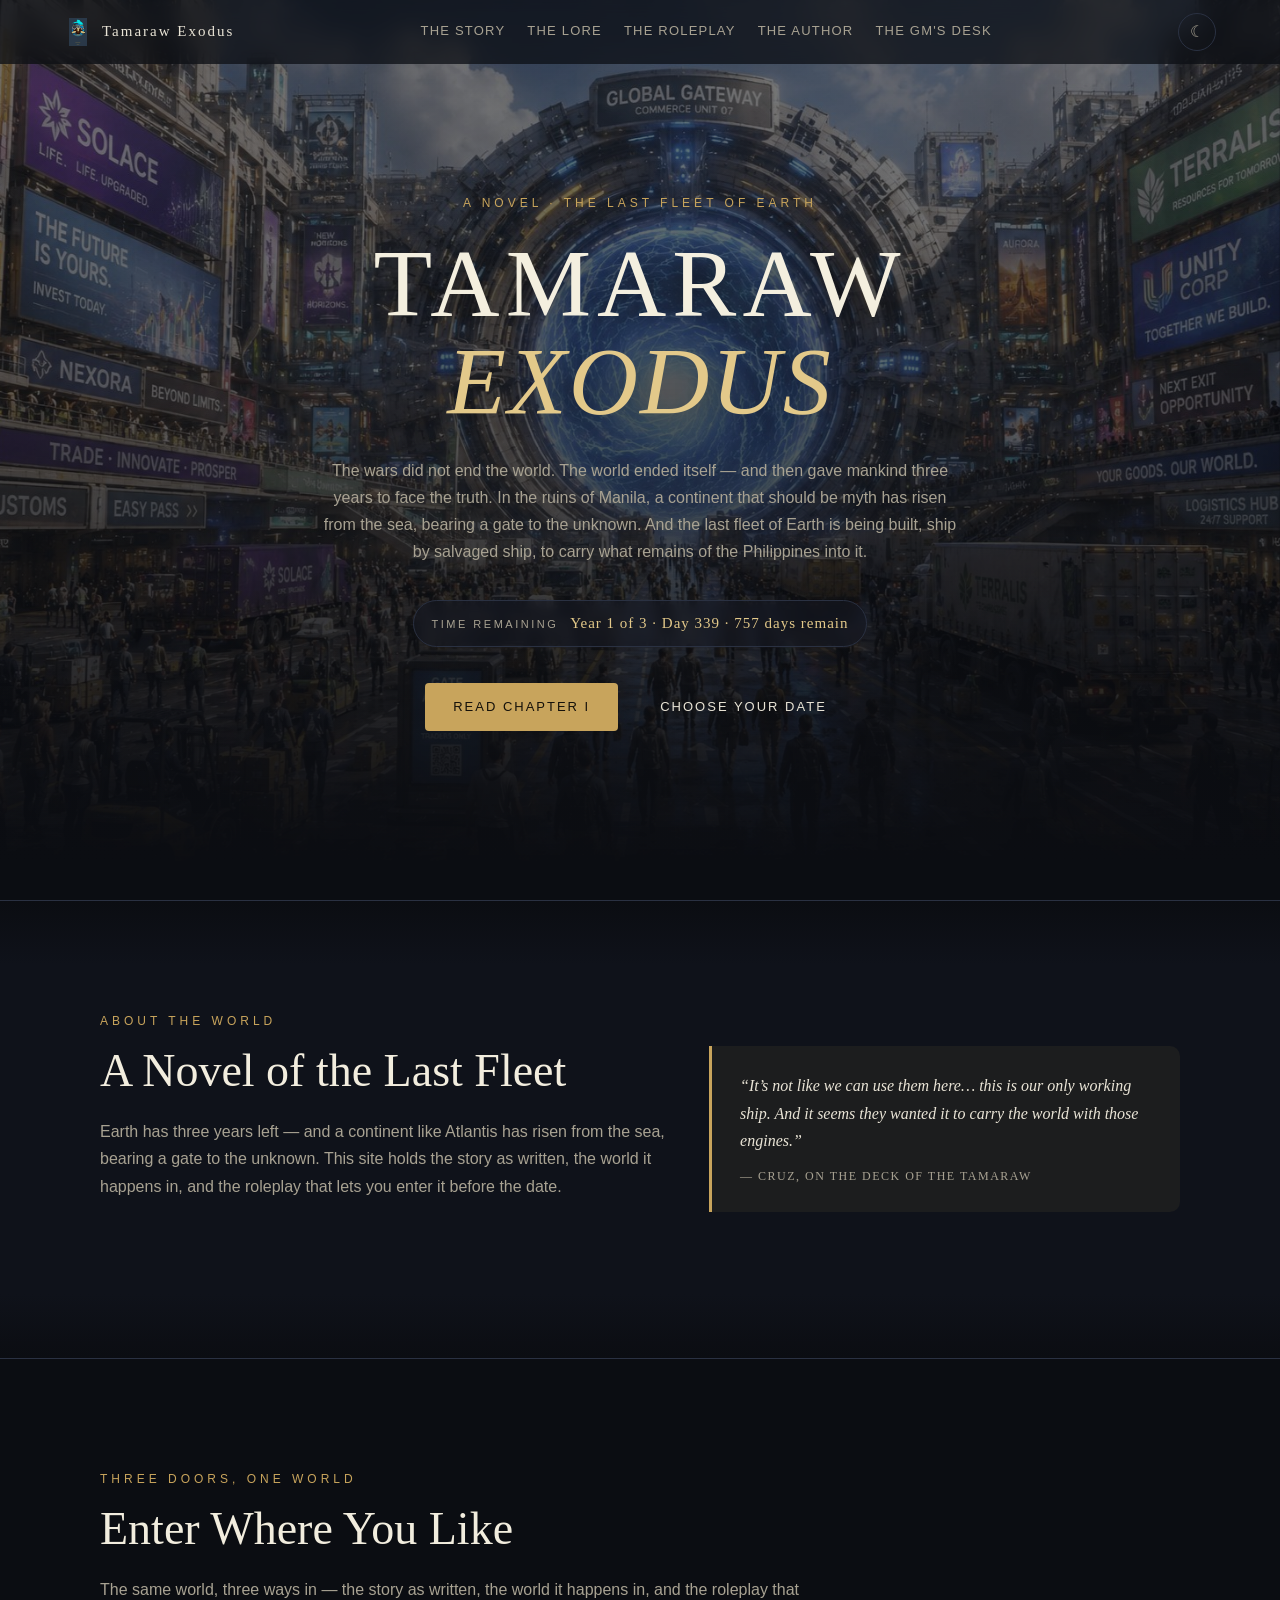
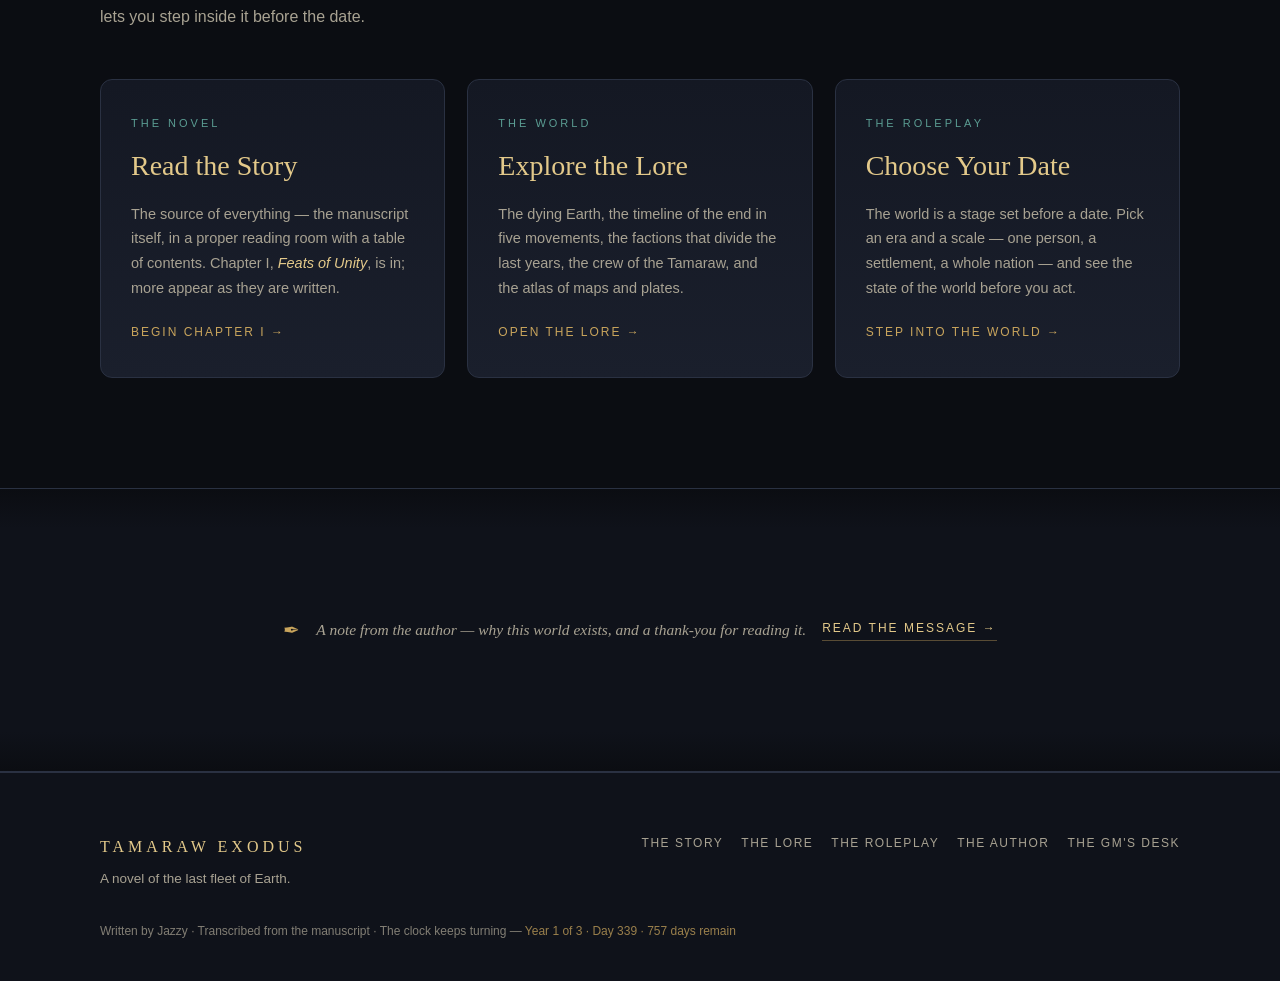
<file: index.html>
<!DOCTYPE html>
<html lang="en">
<head>
<meta charset="UTF-8">
<meta name="viewport" content="width=device-width, initial-scale=1.0">
<title>Tamaraw Exodus — A Novel of the Last Fleet</title>
<meta name="description" content="Earth has three years left. A continent like Atlantis has risen, bearing a gate to a new world — and in the ruins of Manila, the last fleet is being built. This is the world of Tamaraw Exodus.">
<link rel="icon" type="image/svg+xml" href="favicon.svg">
<link rel="manifest" href="manifest.webmanifest">
<meta name="theme-color" content="#0c1220">
<meta property="og:title" content="Tamaraw Exodus — A Novel of the Last Fleet">
<meta property="og:description" content="Earth has three years left. A continent like Atlantis has risen, bearing a gate to a new world — and in the ruins of Manila, the last fleet is being built.">
<meta property="og:image" content="assets/img/cover.jpg">
<meta property="og:type" content="website">
<meta name="twitter:card" content="summary_large_image">
<meta name="twitter:title" content="Tamaraw Exodus — A Novel of the Last Fleet">
<meta name="twitter:description" content="Earth has three years left. A continent like Atlantis has risen, bearing a gate to a new world — and in the ruins of Manila, the last fleet is being built.">
<meta name="twitter:image" content="assets/img/cover.jpg">
<link rel="stylesheet" href="styles.css">
<script>try{if(localStorage.getItem('tx-theme')==='light')document.documentElement.setAttribute('data-theme','light')}catch(e){}</script>
</head>
<body>

<!-- ===================== NAV ===================== -->
<header class="site-nav" id="siteNav">
  <div class="nav-inner">
    <a class="brand" href="index.html">
      <img src="assets/img/cover.jpg" alt="" class="brand-mark">
      <span class="brand-name">Tamaraw&nbsp;Exodus</span>
    </a>
    <nav class="nav-links" id="navLinks" aria-label="Sections">
      <a href="story.html">The Story</a>
      <a href="lore.html">The Lore</a>
      <a href="rp.html">The Roleplay</a>
      <a href="author.html">The Author</a>
      <a href="gm.html">The GM's Desk</a>
    </nav>
    <div class="nav-controls">
      <button class="theme-btn" id="themeToggle" aria-label="Switch to light mode" title="Toggle light / dark">☾</button>
      <button class="nav-toggle" id="navToggle" aria-label="Toggle menu" aria-expanded="false">☰</button>
    </div>
  </div>
</header>

<!-- ===================== HERO ===================== -->
<section class="hero" id="hero">
  <div class="hero-bg" style="background-image:url('assets/img/concept-01.jpg')"></div>
  <div class="hero-shade"></div>
  <div class="hero-inner">
    <p class="eyebrow reveal">A novel · the last fleet of earth</p>
    <h1 class="hero-title reveal">TAMARAW <em>EXODUS</em></h1>
    <p class="hero-sub reveal">
      The wars did not end the world. The world ended itself — and then gave mankind three
      years to face the truth. In the ruins of Manila, a continent that should be myth has
      risen from the sea, bearing a gate to the unknown. And the last fleet of Earth is
      being built, ship by salvaged ship, to carry what remains of the Philippines into it.
    </p>
    <div class="world-clock reveal" id="worldClock" title="The world moves whether you watch or not.">
      <span class="clock-label">Time Remaining</span>
      <span class="clock-read" id="clockRead">—</span>
    </div>
    <div class="hero-actions reveal">
      <a class="btn btn-gold" href="story.html">Read Chapter I</a>
      <a class="btn btn-ghost" href="rp.html">Choose Your Date</a>
    </div>
  </div>
</section>

<!-- ===================== ABOUT ===================== -->
<section class="section section-dark" id="about">
  <div class="container">
    <div class="about-grid">
      <div>
        <p class="kicker reveal">About the world</p>
        <h2 class="section-title reveal">A Novel of the Last Fleet</h2>
        <p class="lead reveal">
          Earth has three years left — and a continent like Atlantis has risen from the sea,
          bearing a gate to the unknown. This site holds the story as written, the world it
          happens in, and the roleplay that lets you enter it before the date.
        </p>
      </div>
      <blockquote class="about-quote reveal">
        <p>“It’s not like we can use them here… this is our only working ship. And it seems
        they wanted it to carry the world with those engines.”</p>
        <cite>— Cruz, on the deck of the Tamaraw</cite>
      </blockquote>
    </div>
  </div>
</section>

<!-- ===================== DOORWAYS ===================== -->
<section class="section" id="doors">
  <div class="container">
    <p class="kicker reveal">Three doors, one world</p>
    <h2 class="section-title reveal">Enter Where You Like</h2>
    <p class="lead reveal">
      The same world, three ways in — the story as written, the world it happens in, and the
      roleplay that lets you step inside it before the date.
    </p>
    <div class="door-grid">
      <a class="door reveal" href="story.html">
        <span class="door-tag">The novel</span>
        <h3>Read the Story</h3>
        <p>
          The source of everything — the manuscript itself, in a proper reading room with a
          table of contents. Chapter I, <em>Feats of Unity</em>, is in; more appear as they
          are written.
        </p>
        <span class="door-cta">Begin Chapter I →</span>
      </a>
      <a class="door reveal" href="lore.html">
        <span class="door-tag">The world</span>
        <h3>Explore the Lore</h3>
        <p>
          The dying Earth, the timeline of the end in five movements, the factions that
          divide the last years, the crew of the Tamaraw, and the atlas of maps and plates.
        </p>
        <span class="door-cta">Open the lore →</span>
      </a>
      <a class="door reveal" href="rp.html">
        <span class="door-tag">The roleplay</span>
        <h3>Choose Your Date</h3>
        <p>
          The world is a stage set before a date. Pick an era and a scale — one person, a
          settlement, a whole nation — and see the state of the world before you act.
        </p>
        <span class="door-cta">Step into the world →</span>
      </a>
    </div>
  </div>
</section>

<!-- ===================== AUTHOR TEASER ===================== -->
<section class="section section-dark" id="authorTeaser">
  <div class="container">
    <div class="author-strip reveal">
      <span class="author-strip-mark">✒</span>
      <p class="author-strip-text">
        A note from the author — why this world exists, and a thank-you for reading it.
      </p>
      <a class="author-strip-link" href="author.html">Read the message →</a>
    </div>
  </div>
</section>

<!-- ===================== FOOTER ===================== -->
<footer class="site-footer">
  <div class="container">
    <div class="footer-inner">
      <div>
        <p class="footer-brand">TAMARAW EXODUS</p>
        <p>A novel of the last fleet of Earth.</p>
      </div>
      <nav class="footer-nav" aria-label="Footer">
        <a href="story.html">The Story</a>
        <a href="lore.html">The Lore</a>
        <a href="rp.html">The Roleplay</a>
        <a href="author.html">The Author</a>
      <a href="gm.html">The GM's Desk</a>
      </nav>
    </div>
    <p class="footer-note">
      Written by Jazzy · Transcribed from the manuscript · The clock keeps turning —
      <span id="clockFoot">—</span>
    </p>
  </div>
</footer>

<script src="app.js"></script>
</body>
</html>
</file>
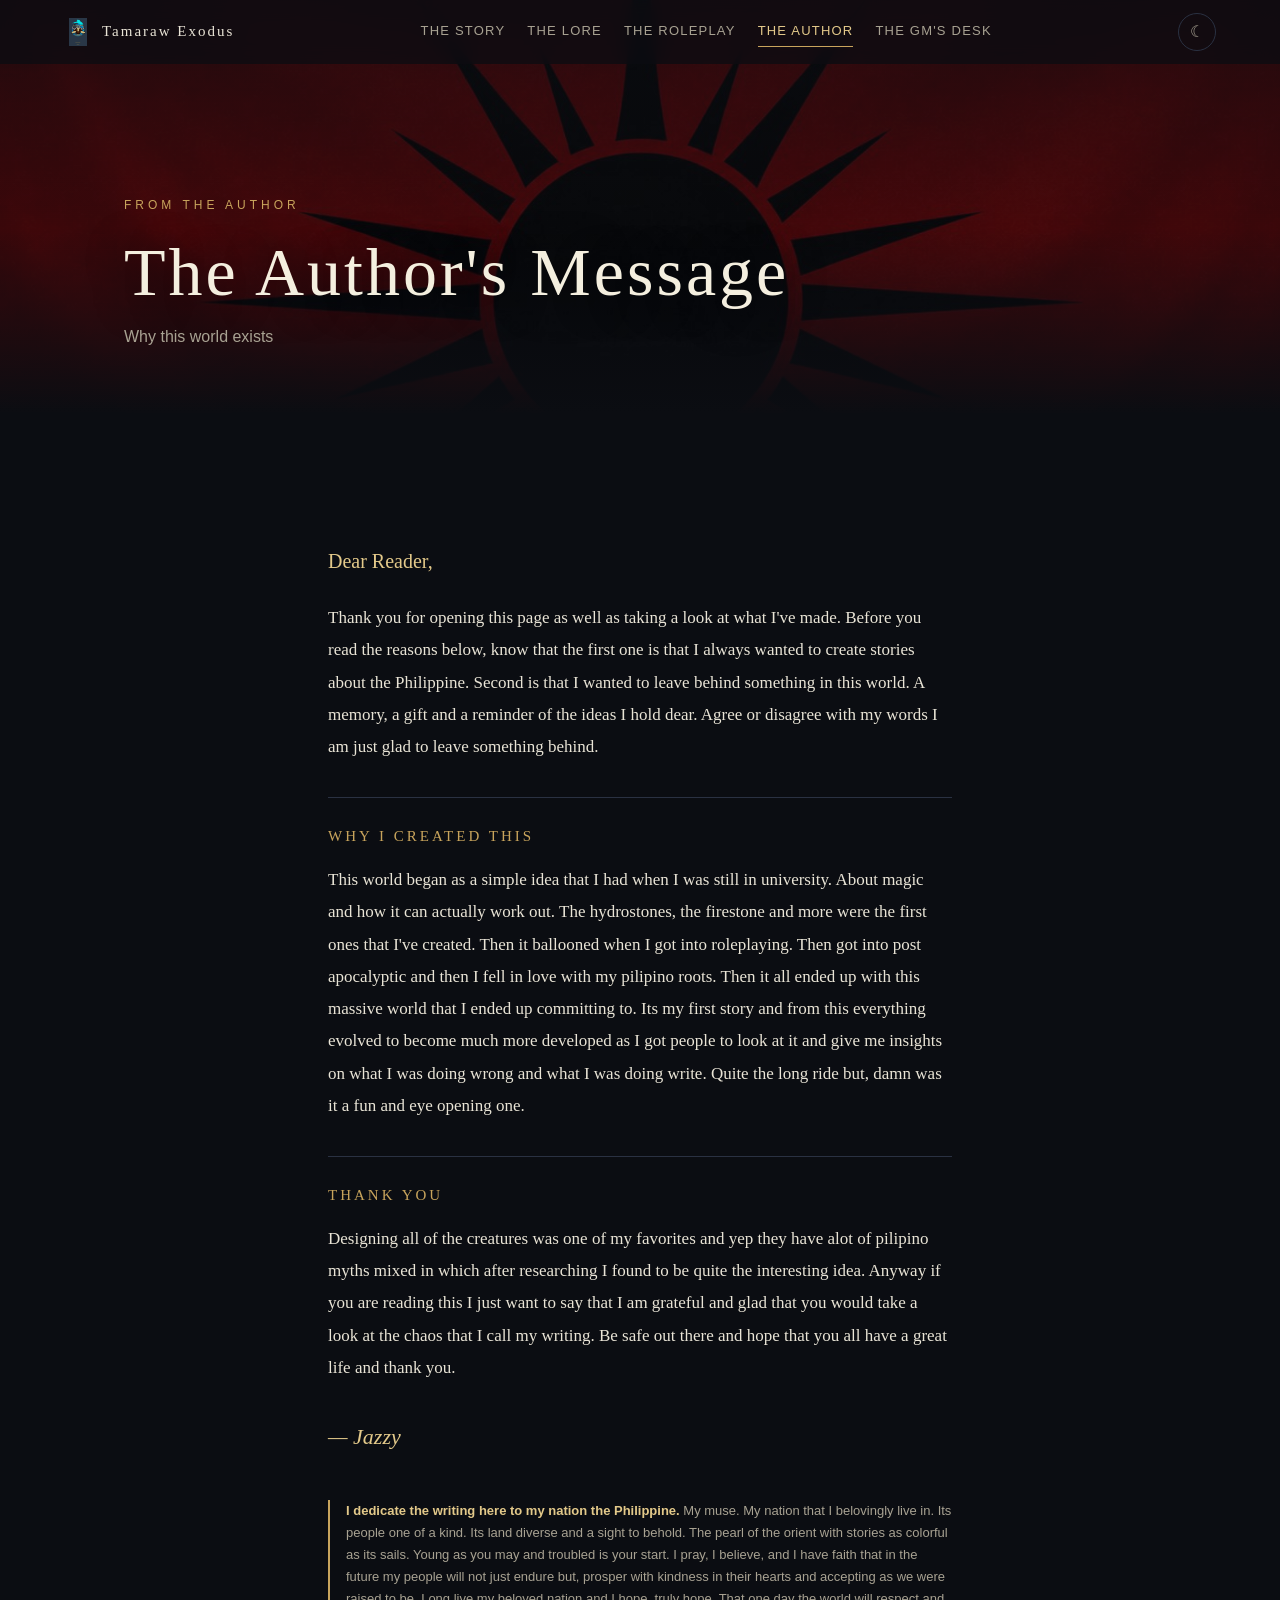
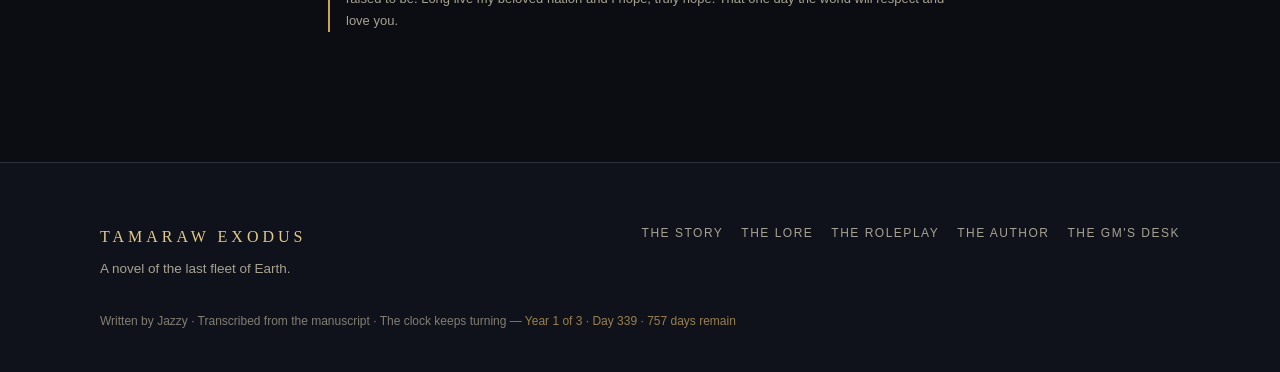
<file: author.html>
<!DOCTYPE html>
<html lang="en">
<head>
<meta charset="UTF-8">
<meta name="viewport" content="width=device-width, initial-scale=1.0">
<title>The Author's Message — Tamaraw Exodus</title>
<meta name="description" content="A message from the author of Tamaraw Exodus — why this world was created, and a thank-you to everyone who reads it.">
<link rel="icon" type="image/svg+xml" href="favicon.svg">
<link rel="manifest" href="manifest.webmanifest">
<meta name="theme-color" content="#0c1220">
<meta property="og:title" content="The Author's Message — Tamaraw Exodus">
<meta property="og:description" content="A message from the author — why this world was created, and a thank-you to everyone who reads it.">
<meta property="og:image" content="assets/img/cover.jpg">
<meta property="og:type" content="website">
<meta name="twitter:card" content="summary_large_image">
<meta name="twitter:title" content="The Author's Message — Tamaraw Exodus">
<meta name="twitter:image" content="assets/img/cover.jpg">
<link rel="stylesheet" href="styles.css">
<script>try{if(localStorage.getItem('tx-theme')==='light')document.documentElement.setAttribute('data-theme','light')}catch(e){}</script>
</head>
<body>

<!-- ===================== NAV ===================== -->
<header class="site-nav" id="siteNav">
  <div class="nav-inner">
    <a class="brand" href="index.html">
      <img src="assets/img/cover.jpg" alt="" class="brand-mark">
      <span class="brand-name">Tamaraw&nbsp;Exodus</span>
    </a>
    <nav class="nav-links" id="navLinks" aria-label="Sections">
      <a href="story.html">The Story</a>
      <a href="lore.html">The Lore</a>
      <a href="rp.html">The Roleplay</a>
      <a href="author.html">The Author</a>
      <a href="gm.html">The GM's Desk</a>
    </nav>
    <div class="nav-controls">
      <button class="theme-btn" id="themeToggle" aria-label="Switch to light mode" title="Toggle light / dark">☾</button>
      <button class="nav-toggle" id="navToggle" aria-label="Toggle menu" aria-expanded="false">☰</button>
    </div>
  </div>
</header>

<!-- ===================== PAGE HERO ===================== -->
<section class="page-hero" id="top">
  <div class="page-bg" style="background-image:url('assets/img/concept-03.jpg')"></div>
  <div class="page-shade"></div>
  <div class="page-hero-inner">
    <p class="eyebrow reveal">From the author</p>
    <h1 class="page-title reveal">The Author's Message</h1>
    <p class="page-sub reveal">
      Why this world exists 
    </p>
  </div>
</section>

<!-- ===================== LETTER ===================== -->
<section class="section" id="letter">
  <div class="container">
    <div class="letter reveal">
      <p class="letter-greeting">Dear Reader,</p>

      <p class="letter-body">
        Thank you for opening this page as well as taking a look at what I've made. Before you read
        the reasons below, know that the first one is that I always wanted to create stories about the Philippine. 
		
		Second is that I wanted to leave behind something in this world. A memory, a gift and a reminder of the ideas
		I hold dear. 
		
		Agree or disagree with my words I am just glad to leave something behind. 
      </p>

      <h3 class="letter-heading">Why I Created This</h3>
      <p class="letter-body">
        This world began as a simple idea that I had when I was still in university. 	
		About magic and how it can actually work out. The hydrostones, the firestone and more were the first ones that I've created.
		Then it ballooned when I got into roleplaying. Then got into post apocalyptic and then I fell in love with my pilipino roots.
		Then it all ended up with this massive world that I ended up committing to. 
		
		Its my first story and from this everything evolved to become much more developed as I got people to look at it and give me insights
		on what I was doing wrong and what I was doing write. Quite the long ride but, damn was it a fun and eye opening one.
      </p>

      <h3 class="letter-heading">Thank You</h3>
      <p class="letter-body">
        Designing all of the creatures was one of my favorites and yep they have alot of pilipino myths mixed in which after researching
		I found to be quite the interesting idea. Anyway if you are reading this I just want to say that I am grateful and glad that you 
		would take a look at the chaos that I call my writing. Be safe out there and hope that you all have a great life and thank you. 
      </p>

      <p class="letter-sign">— Jazzy</p>

      <p class="letter-note">
        <strong>I dedicate the writing here to my nation the Philippine.</strong> My muse.
        My nation that I belovingly live in. Its people one of a kind. Its land diverse and 
		a sight to behold. The pearl of the orient with stories as colorful as its sails. 
		Young as you may and troubled is your start. I pray, I believe, and I have faith that 
		in the future my people will not just endure but, prosper with kindness in their hearts
		and accepting as we were raised to be. 
		
		Long live my beloved nation and I hope, truly hope. That one day the world will respect 
		and love you.
      </p>
    </div>
  </div>
</section>

<!-- ===================== FOOTER ===================== -->
<footer class="site-footer">
  <div class="container">
    <div class="footer-inner">
      <div>
        <p class="footer-brand">TAMARAW EXODUS</p>
        <p>A novel of the last fleet of Earth.</p>
      </div>
      <nav class="footer-nav" aria-label="Footer">
        <a href="story.html">The Story</a>
        <a href="lore.html">The Lore</a>
        <a href="rp.html">The Roleplay</a>
        <a href="author.html">The Author</a>
      <a href="gm.html">The GM's Desk</a>
      </nav>
    </div>
    <p class="footer-note">
      Written by Jazzy · Transcribed from the manuscript · The clock keeps turning —
      <span id="clockFoot">—</span>
    </p>
  </div>
</footer>

<script src="app.js"></script>
</body>
</html>
</file>
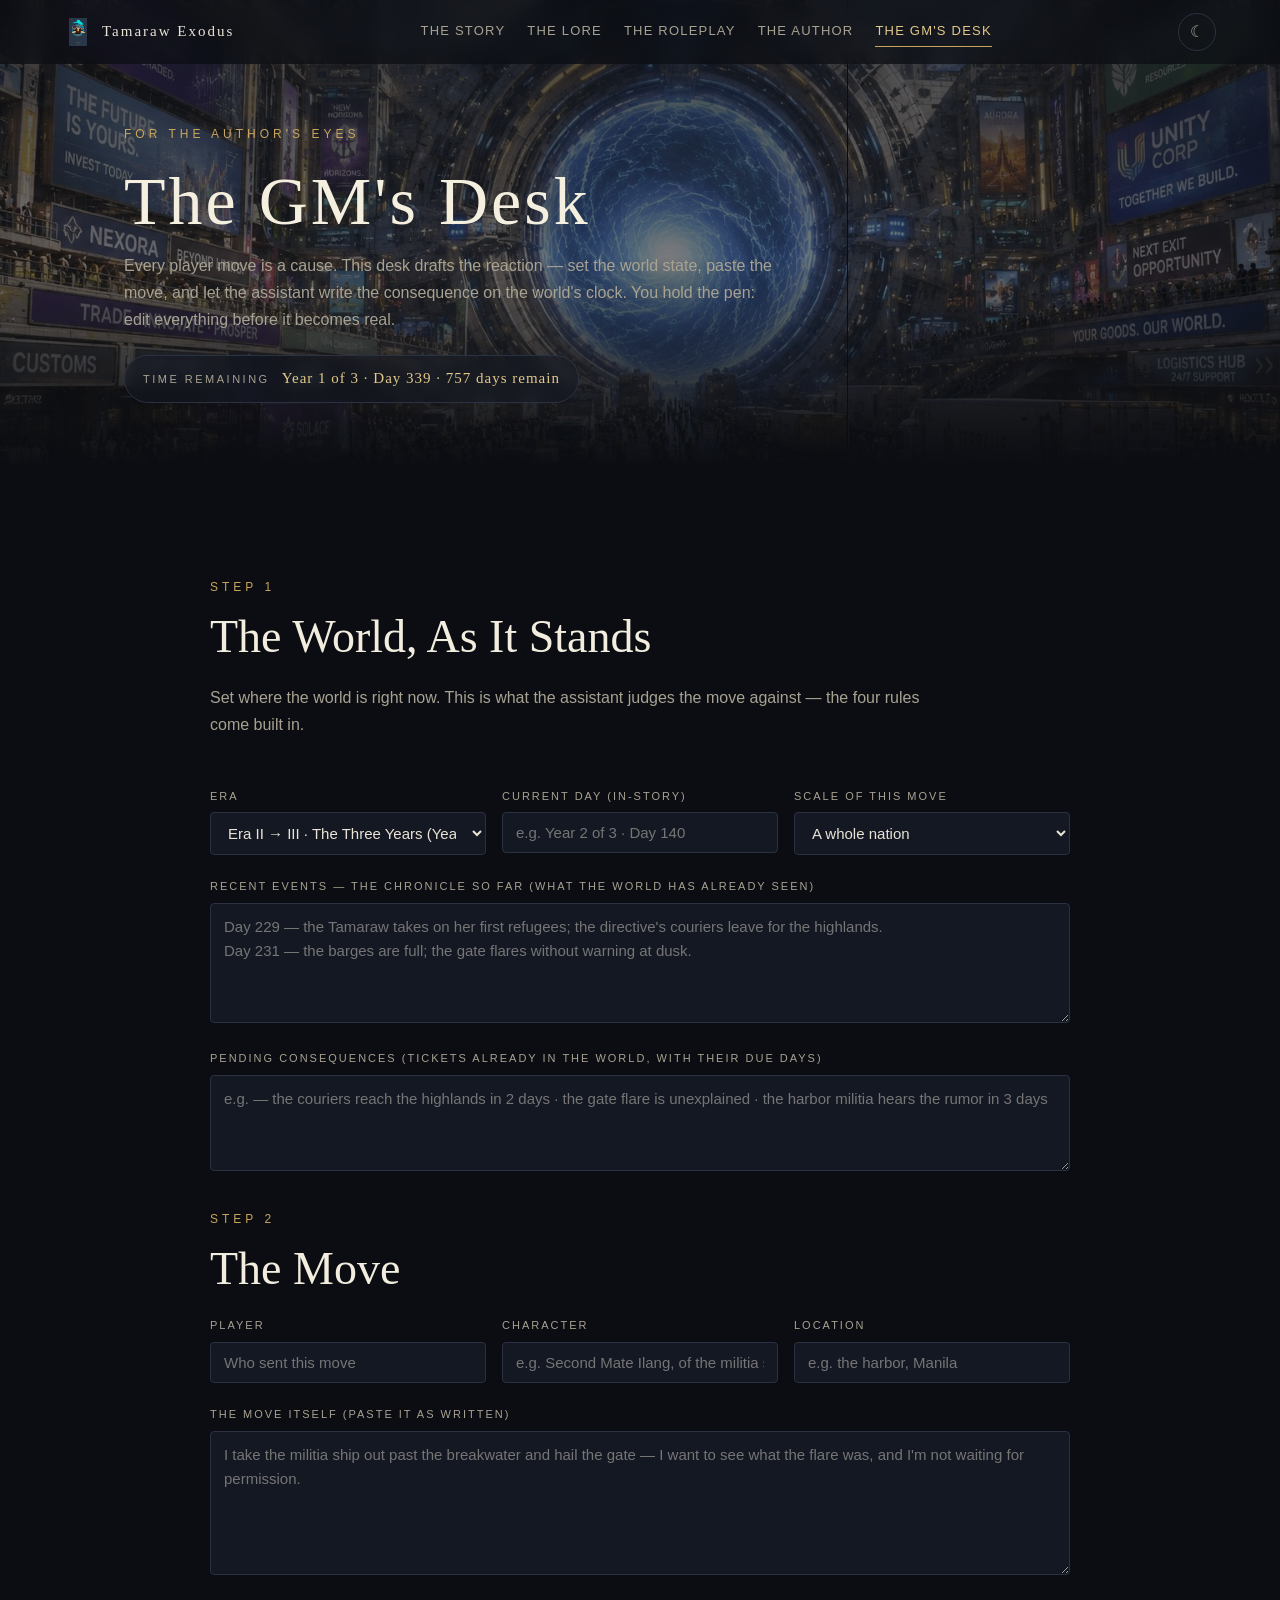
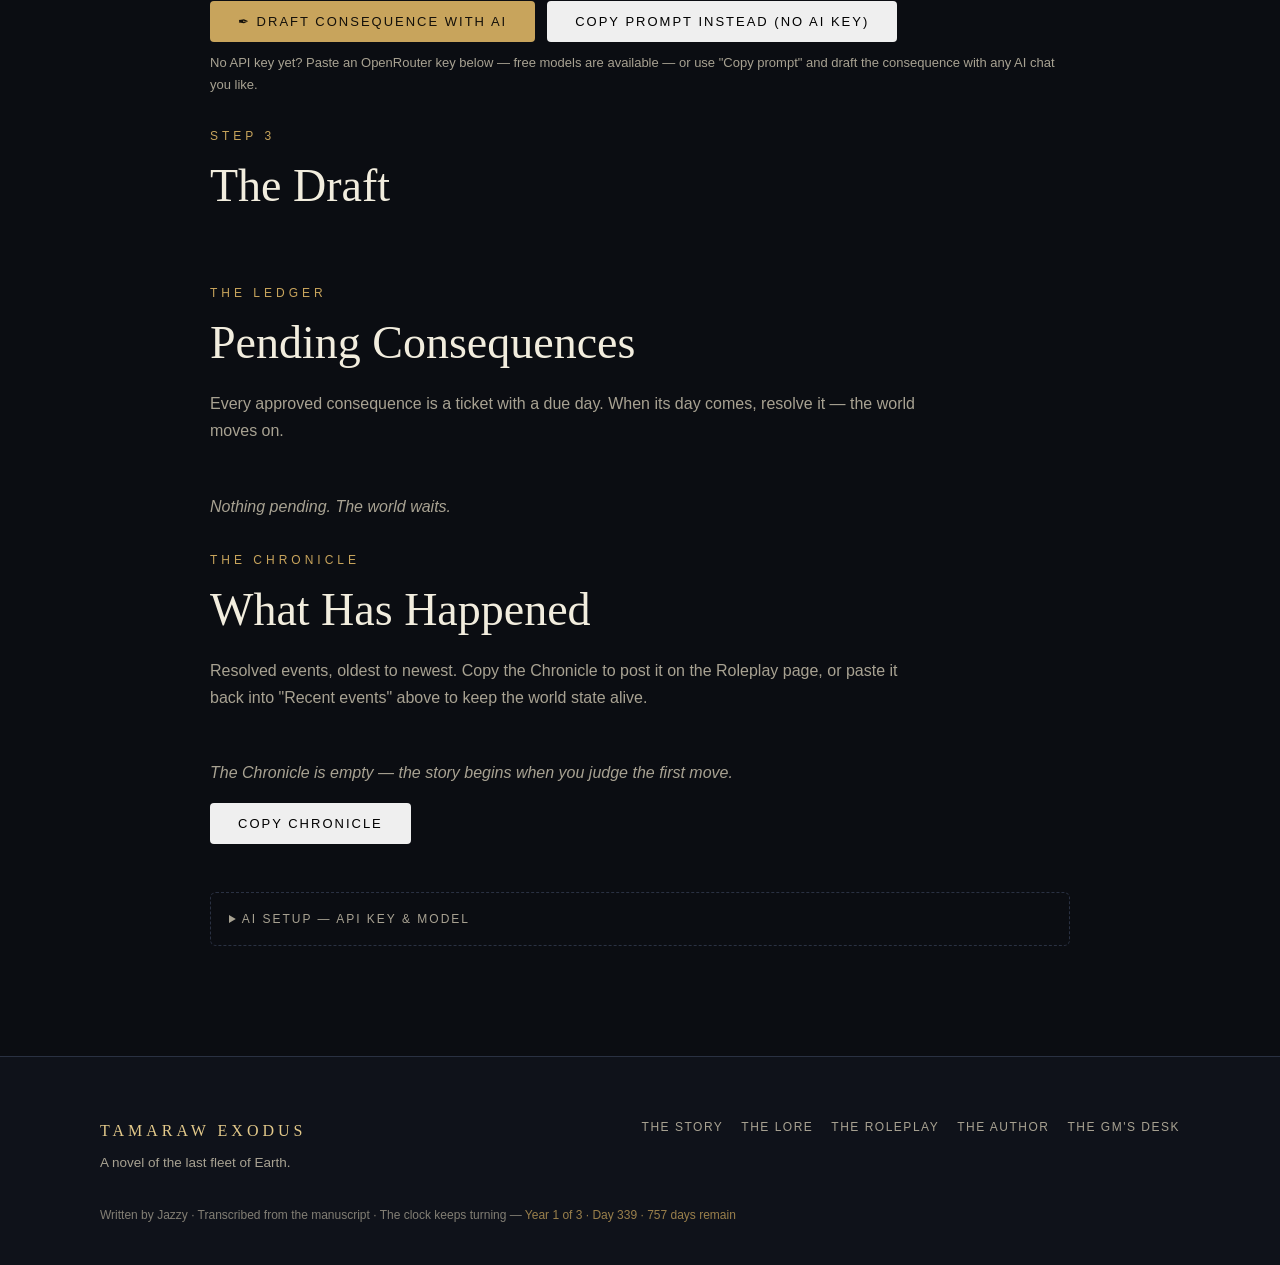
<file: gm.html>
<!DOCTYPE html>
<html lang="en">
<head>
<meta charset="UTF-8">
<meta name="viewport" content="width=device-width, initial-scale=1.0">
<title>The GM's Desk — Tamaraw Exodus</title>
<meta name="description" content="The author's tool: assemble the world state and a player's move into a GM prompt, draft consequences with an AI assistant, and track pending reactions on the world clock.">
<link rel="icon" type="image/svg+xml" href="favicon.svg">
<link rel="manifest" href="manifest.webmanifest">
<meta name="theme-color" content="#0c1220">
<meta property="og:title" content="The GM's Desk — Tamaraw Exodus">
<meta property="og:description" content="The author's tool: draft consequences with an AI assistant and track pending reactions on the world clock.">
<meta property="og:image" content="assets/img/cover.jpg">
<meta property="og:type" content="website">
<meta name="twitter:card" content="summary_large_image">
<meta name="twitter:title" content="The GM's Desk — Tamaraw Exodus">
<meta name="twitter:image" content="assets/img/cover.jpg">
<link rel="stylesheet" href="styles.css">
<script>try{if(localStorage.getItem('tx-theme')==='light')document.documentElement.setAttribute('data-theme','light')}catch(e){}</script>
</head>
<body>

<!-- ===================== NAV ===================== -->
<header class="site-nav" id="siteNav">
  <div class="nav-inner">
    <a class="brand" href="index.html">
      <img src="assets/img/cover.jpg" alt="" class="brand-mark">
      <span class="brand-name">Tamaraw&nbsp;Exodus</span>
    </a>
    <nav class="nav-links" id="navLinks" aria-label="Sections">
      <a href="story.html">The Story</a>
      <a href="lore.html">The Lore</a>
      <a href="rp.html">The Roleplay</a>
      <a href="author.html">The Author</a>
      <a href="gm.html">The GM's Desk</a>
    </nav>
    <div class="nav-controls">
      <button class="theme-btn" id="themeToggle" aria-label="Switch to light mode" title="Toggle light / dark">☾</button>
      <button class="nav-toggle" id="navToggle" aria-label="Toggle menu" aria-expanded="false">☰</button>
    </div>
  </div>
</header>

<!-- ===================== PAGE HERO ===================== -->
<section class="page-hero" id="top">
  <div class="page-bg" style="background-image:url('assets/img/concept-01.jpg')"></div>
  <div class="page-shade"></div>
  <div class="page-hero-inner">
    <p class="eyebrow reveal">For the author's eyes</p>
    <h1 class="page-title reveal">The GM's Desk</h1>
    <p class="page-sub reveal">
      Every player move is a cause. This desk drafts the reaction — set the world state,
      paste the move, and let the assistant write the consequence on the world's clock.
      You hold the pen: edit everything before it becomes real.
    </p>
    <div class="world-clock reveal" title="The world moves whether you watch or not.">
      <span class="clock-label">Time Remaining</span>
      <span class="clock-read" id="clockRead">—</span>
    </div>
  </div>
</section>

<!-- ===================== THE DESK ===================== -->
<section class="section" id="gmDesk">
  <div class="container desk-container">

    <p class="kicker reveal">Step 1</p>
    <h2 class="section-title reveal">The World, As It Stands</h2>
    <p class="lead reveal">
      Set where the world is right now. This is what the assistant judges the move against —
      the four rules come built in.
    </p>

    <div class="desk-grid reveal">
      <label class="field">
        <span class="field-label">Era</span>
        <select id="gmEra">
          <option value="war">Era I · The Long War (Year −20)</option>
          <option value="unity">Era II · The Unification (Year 0)</option>
          <option value="years" selected>Era II → III · The Three Years (Years 0–3)</option>
          <option value="exodus">Era III · The Exodus (Manila port)</option>
        </select>
      </label>
      <label class="field">
        <span class="field-label">Current day (in-story)</span>
        <input type="text" id="gmDay" placeholder="e.g. Year 2 of 3 · Day 140">
      </label>
      <label class="field">
        <span class="field-label">Scale of this move</span>
        <select id="gmScale">
          <option value="person">One person</option>
          <option value="crew">A crew, a ship, a settlement</option>
          <option value="nation" selected>A whole nation</option>
        </select>
      </label>
    </div>

    <label class="field reveal">
      <span class="field-label">Recent events — the Chronicle so far (what the world has already seen)</span>
      <textarea id="gmEvents" rows="4" placeholder="Day 229 — the Tamaraw takes on her first refugees; the directive's couriers leave for the highlands.&#10;Day 231 — the barges are full; the gate flares without warning at dusk."></textarea>
    </label>

    <label class="field reveal">
      <span class="field-label">Pending consequences (tickets already in the world, with their due days)</span>
      <textarea id="gmPending" rows="3" placeholder="e.g. — the couriers reach the highlands in 2 days · the gate flare is unexplained · the harbor militia hears the rumor in 3 days"></textarea>
    </label>

    <p class="kicker reveal" style="margin-top:2.5em">Step 2</p>
    <h2 class="section-title reveal">The Move</h2>

    <div class="desk-grid reveal">
      <label class="field">
        <span class="field-label">Player</span>
        <input type="text" id="gmPlayer" placeholder="Who sent this move">
      </label>
      <label class="field">
        <span class="field-label">Character</span>
        <input type="text" id="gmChar" placeholder="e.g. Second Mate Ilang, of the militia ship">
      </label>
      <label class="field">
        <span class="field-label">Location</span>
        <input type="text" id="gmWhere" placeholder="e.g. the harbor, Manila">
      </label>
    </div>

    <label class="field reveal">
      <span class="field-label">The move itself (paste it as written)</span>
      <textarea id="gmMove" rows="5" placeholder="I take the militia ship out past the breakwater and hail the gate — I want to see what the flare was, and I'm not waiting for permission."></textarea>
    </label>

    <div class="desk-actions reveal">
      <button class="btn btn-primary" id="gmDraft">✒ Draft consequence with AI</button>
      <button class="btn" id="gmCopyPrompt">Copy prompt instead (no AI key)</button>
    </div>
    <p class="desk-note" id="gmKeyHint">
      No API key yet? Paste an OpenRouter key below — free models are available — or use
      "Copy prompt" and draft the consequence with any AI chat you like.
    </p>

    <p class="kicker reveal" style="margin-top:2.5em">Step 3</p>
    <h2 class="section-title reveal">The Draft</h2>
    <div id="gmOut" class="gm-out" hidden>
      <label class="field">
        <span class="field-label">Draft — edit freely before it becomes real</span>
        <textarea id="gmDraftText" rows="10"></textarea>
      </label>
      <div class="desk-actions">
        <button class="btn btn-primary" id="gmApprove">✓ Approve — add to the Ledger</button>
        <button class="btn" id="gmCopyDraft">Copy draft</button>
      </div>
    </div>
    <p class="desk-status" id="gmStatus" role="status"></p>

    <p class="kicker reveal" style="margin-top:2.5em">The Ledger</p>
    <h2 class="section-title reveal">Pending Consequences</h2>
    <p class="lead reveal">
      Every approved consequence is a ticket with a due day. When its day comes, resolve it —
      the world moves on.
    </p>
    <div class="ledger reveal" id="gmLedger">
      <p class="ledger-empty" id="gmLedgerEmpty">Nothing pending. The world waits.</p>
    </div>

    <p class="kicker reveal" style="margin-top:2.5em">The Chronicle</p>
    <h2 class="section-title reveal">What Has Happened</h2>
    <p class="lead reveal">
      Resolved events, oldest to newest. Copy the Chronicle to post it on the Roleplay page,
      or paste it back into "Recent events" above to keep the world state alive.
    </p>
    <div class="chronicle reveal" id="gmChronicle">
      <p class="ledger-empty" id="gmChronicleEmpty">The Chronicle is empty — the story begins when you judge the first move.</p>
    </div>
    <div class="desk-actions reveal" style="margin-top:1em">
      <button class="btn" id="gmCopyChronicle">Copy Chronicle</button>
    </div>

    <!-- ============ API key (stays in this browser only) ============ -->
    <details class="desk-secret reveal">
      <summary>AI setup — API key &amp; model</summary>
      <div class="desk-grid">
        <label class="field field-wide">
          <span class="field-label">OpenRouter API key (stored only in this browser)</span>
          <input type="password" id="gmKey" placeholder="sk-or-v1-…" autocomplete="off">
        </label>
        <label class="field field-wide">
          <span class="field-label">Model</span>
          <select id="gmModel">
            <option value="openrouter/free" selected>openrouter/free — routes to free models ($0)</option>
            <option value="google/gemini-2.0-flash-exp:free">google/gemini-2.0-flash-exp:free</option>
            <option value="meta-llama/llama-3.3-70b-instruct:free">meta-llama/llama-3.3-70b-instruct:free</option>
            <option value="deepseek/deepseek-chat-v3-0324:free">deepseek/deepseek-chat-v3-0324:free</option>
            <option value="google/gemini-2.5-flash">google/gemini-2.5-flash (paid, best quality)</option>
          </select>
        </label>
      </div>
      <p class="desk-note">
        Get a free key at openrouter.ai/keys. Free models work with $0 balance (rate-limited);
        a small prepaid credit unlocks the paid models. The key never leaves your browser and is
        never sent anywhere except to OpenRouter. Don't publish this page publicly while the
        key mechanism is enabled.
      </p>
    </details>

  </div>
</section>

<!-- ===================== FOOTER ===================== -->
<footer class="site-footer">
  <div class="container">
    <div class="footer-inner">
      <div>
        <p class="footer-brand">TAMARAW EXODUS</p>
        <p>A novel of the last fleet of Earth.</p>
      </div>
      <nav class="footer-nav" aria-label="Footer">
        <a href="story.html">The Story</a>
        <a href="lore.html">The Lore</a>
        <a href="rp.html">The Roleplay</a>
        <a href="author.html">The Author</a>
        <a href="gm.html">The GM's Desk</a>
      </nav>
    </div>
    <p class="footer-note">
      Written by Jazzy · Transcribed from the manuscript · The clock keeps turning —
      <span id="clockFoot">—</span>
    </p>
  </div>
</footer>

<script src="app.js"></script>
</body>
</html>
</file>
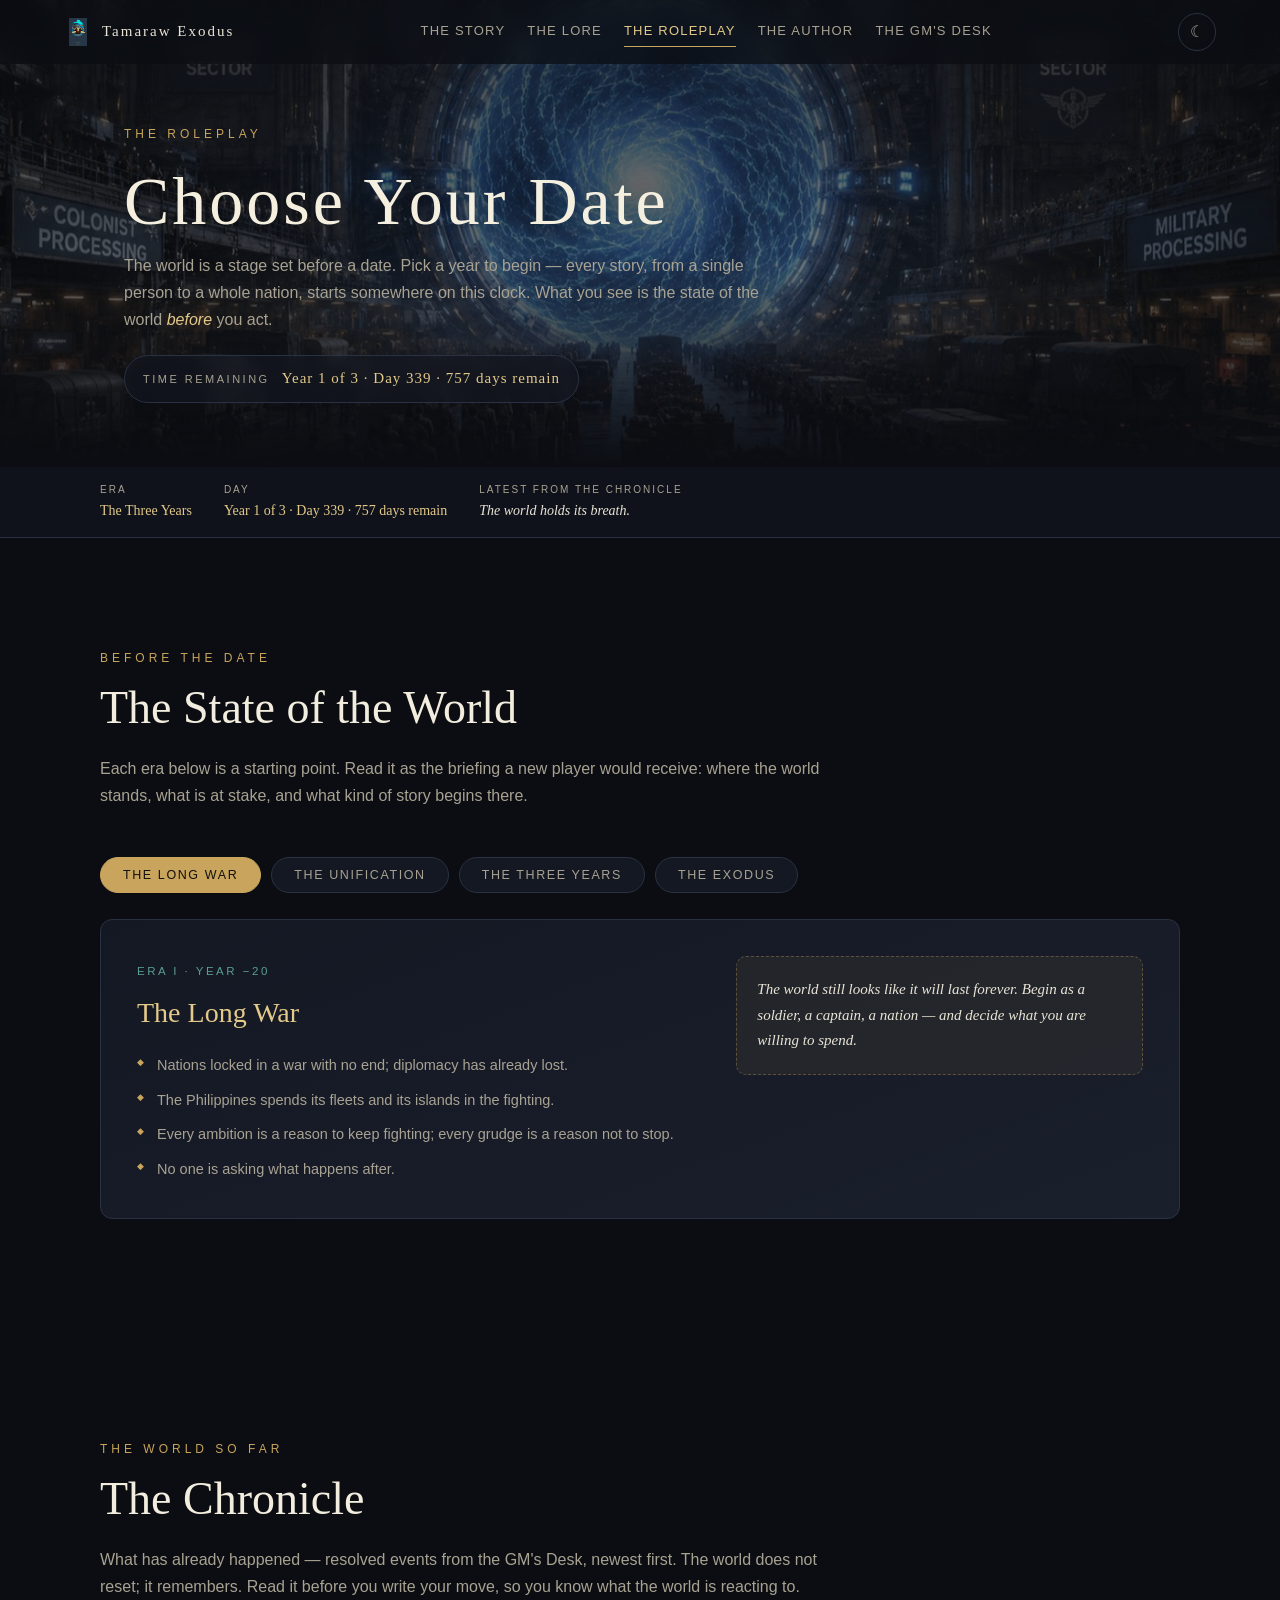
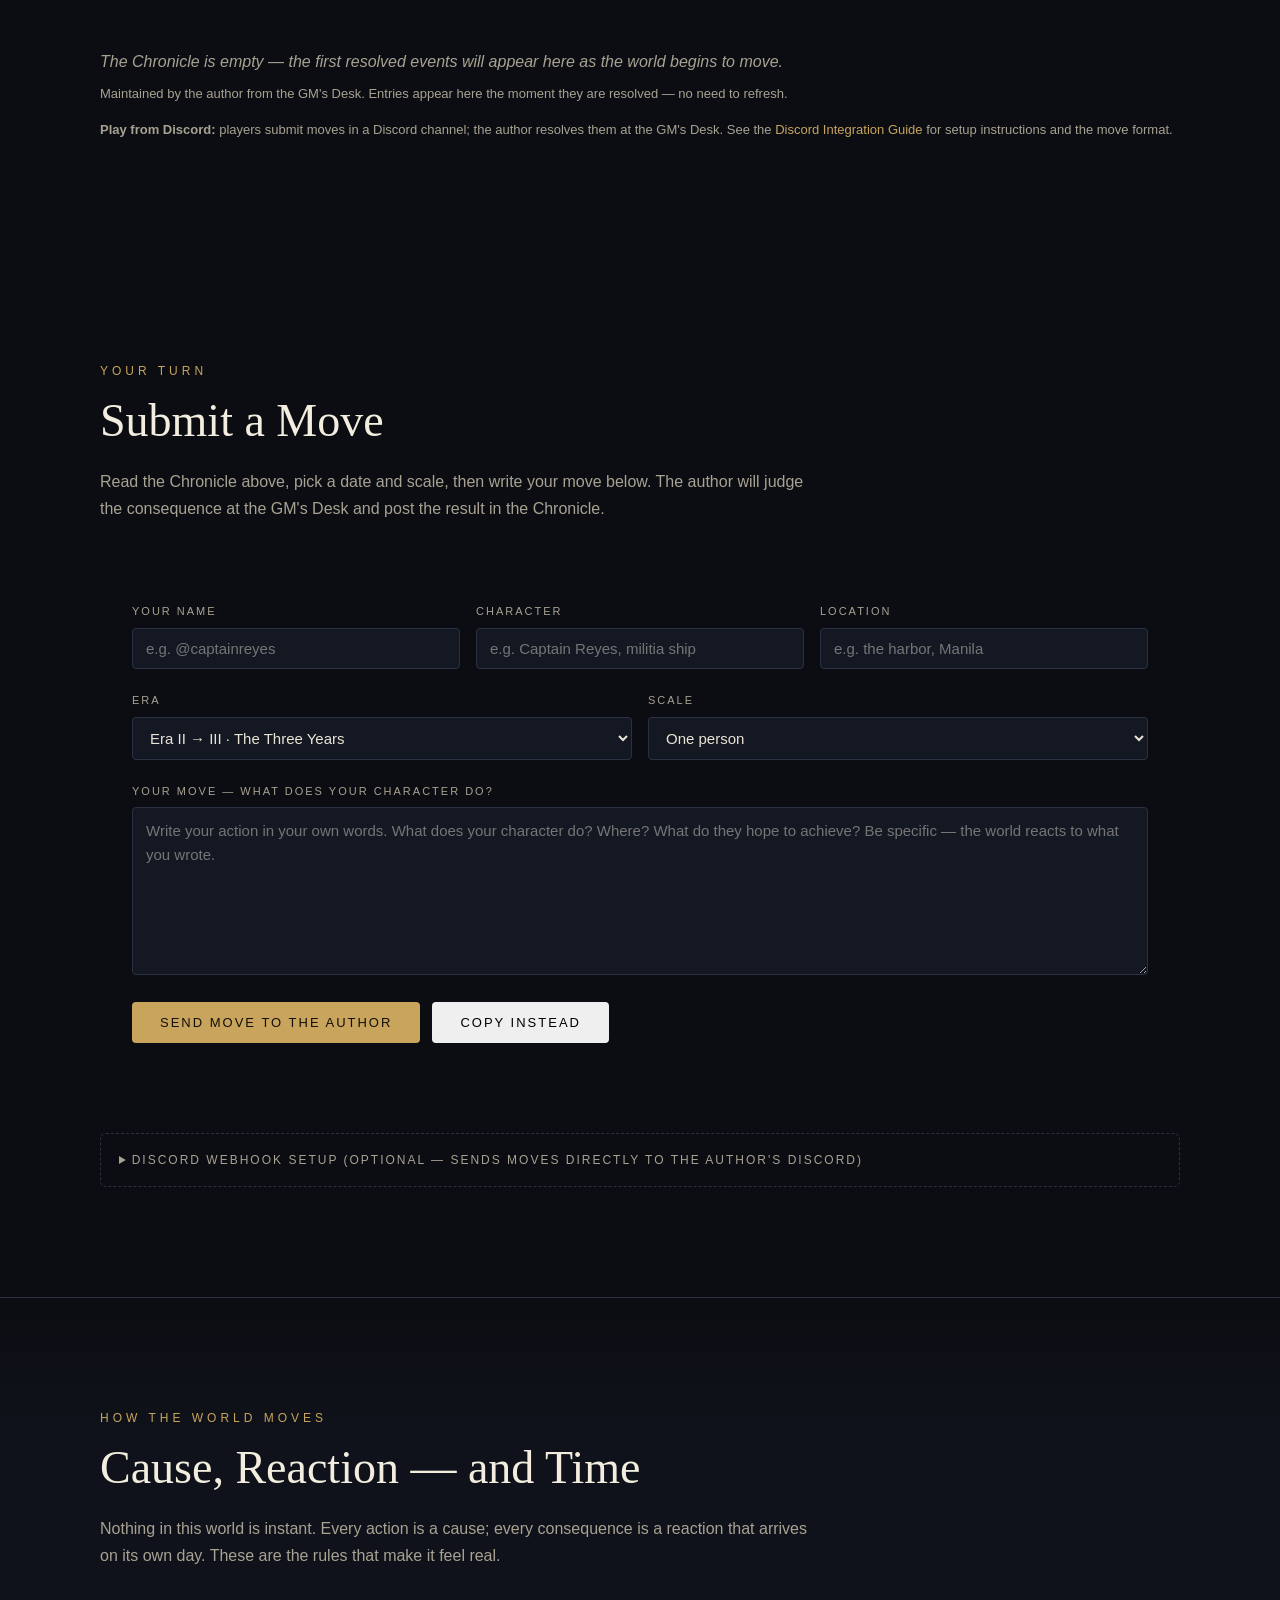
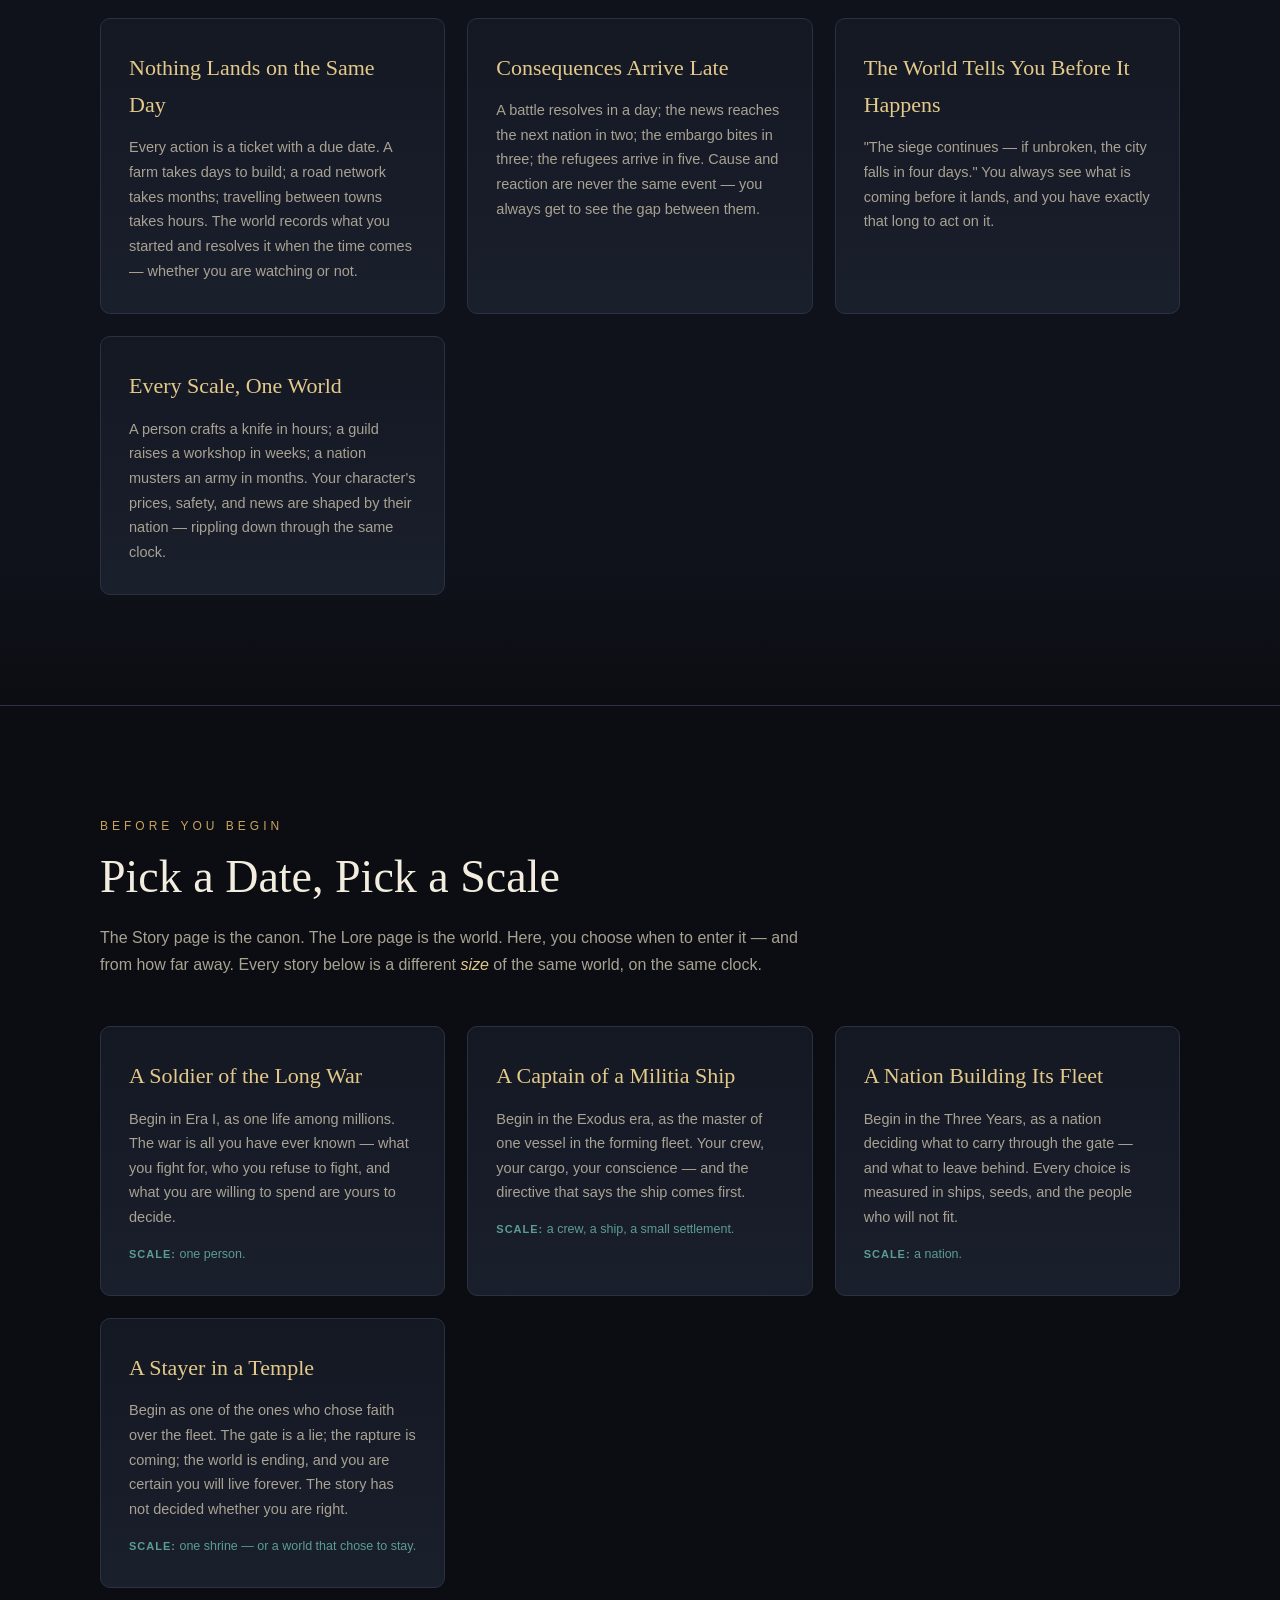
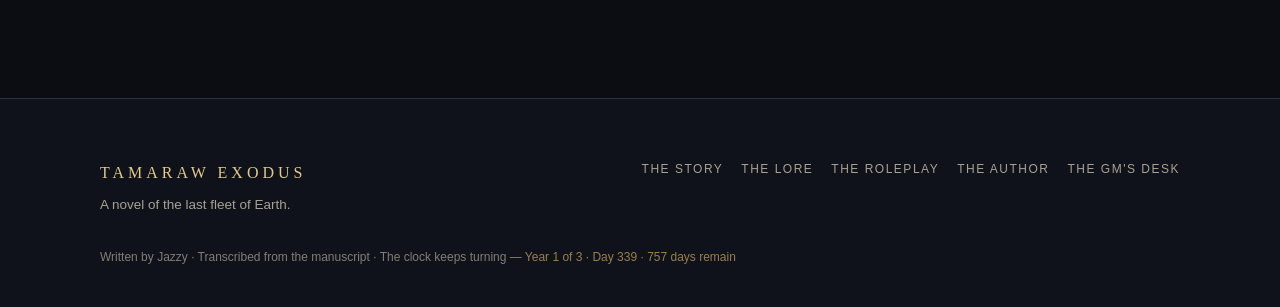
<file: rp.html>
<!DOCTYPE html>
<html lang="en">
<head>
<meta charset="UTF-8">
<meta name="viewport" content="width=device-width, initial-scale=1.0">
<title>The Roleplay — Tamaraw Exodus</title>
<meta name="description" content="Enter the world of Tamaraw Exodus. Pick a date before the story begins, from one person to a whole nation — and see the state of the world before you act.">
<link rel="icon" type="image/svg+xml" href="favicon.svg">
<link rel="manifest" href="manifest.webmanifest">
<meta name="theme-color" content="#0c1220">
<meta property="og:title" content="The Roleplay — Tamaraw Exodus">
<meta property="og:description" content="Enter the world of Tamaraw Exodus. Pick a date before the story begins, from one person to a whole nation.">
<meta property="og:image" content="assets/img/cover.jpg">
<meta property="og:type" content="website">
<meta name="twitter:card" content="summary_large_image">
<meta name="twitter:title" content="The Roleplay — Tamaraw Exodus">
<meta name="twitter:image" content="assets/img/cover.jpg">
<link rel="stylesheet" href="styles.css">
<script>try{if(localStorage.getItem('tx-theme')==='light')document.documentElement.setAttribute('data-theme','light')}catch(e){}</script>
</head>
<body>

<!-- ===================== NAV ===================== -->
<header class="site-nav" id="siteNav">
  <div class="nav-inner">
    <a class="brand" href="index.html">
      <img src="assets/img/cover.jpg" alt="" class="brand-mark">
      <span class="brand-name">Tamaraw&nbsp;Exodus</span>
    </a>
    <nav class="nav-links" id="navLinks" aria-label="Sections">
      <a href="story.html">The Story</a>
      <a href="lore.html">The Lore</a>
      <a href="rp.html">The Roleplay</a>
      <a href="author.html">The Author</a>
      <a href="gm.html">The GM's Desk</a>
    </nav>
    <div class="nav-controls">
      <button class="theme-btn" id="themeToggle" aria-label="Switch to light mode" title="Toggle light / dark">☾</button>
      <button class="nav-toggle" id="navToggle" aria-label="Toggle menu" aria-expanded="false">☰</button>
    </div>
  </div>
</header>

<!-- ===================== PAGE HERO ===================== -->
<section class="page-hero" id="top">
  <div class="page-bg" style="background-image:url('assets/img/concept-02.jpg')"></div>
  <div class="page-shade"></div>
  <div class="page-hero-inner">
    <p class="eyebrow reveal">The roleplay</p>
    <h1 class="page-title reveal">Choose Your Date</h1>
    <p class="page-sub reveal">
      The world is a stage set before a date. Pick a year to begin — every story, from a single
      person to a whole nation, starts somewhere on this clock. What you see is the state of
      the world <em>before</em> you act.
    </p>
    <div class="world-clock reveal" title="The world moves whether you watch or not.">
      <span class="clock-label">Time Remaining</span>
      <span class="clock-read" id="clockRead">—</span>
    </div>
  </div>
</section>

<!-- ===================== WORLD-STATE BANNER ===================== -->
<section class="world-banner reveal" id="worldBanner" aria-label="The world, as it stands">
  <div class="container world-banner-inner">
    <span class="wb-item">
      <span class="wb-label">Era</span>
      <span class="wb-value" id="wbEra">The Three Years</span>
    </span>
    <span class="wb-item">
      <span class="wb-label">Day</span>
      <span class="wb-value" id="wbDay">—</span>
    </span>
    <span class="wb-item wb-latest">
      <span class="wb-label">Latest from the Chronicle</span>
      <span class="wb-value" id="wbLatest">The world holds its breath.</span>
    </span>
  </div>
</section>

<!-- ===================== SCENARIO ===================== -->
<section class="section" id="scenario">
  <div class="container">
    <p class="kicker reveal">Before the date</p>
    <h2 class="section-title reveal">The State of the World</h2>
    <p class="lead reveal">
      Each era below is a starting point. Read it as the briefing a new player would receive:
      where the world stands, what is at stake, and what kind of story begins there.
    </p>

    <div class="scenario-picker reveal">
      <button class="scenario-btn active" data-era="war">The Long War</button>
      <button class="scenario-btn" data-era="unity">The Unification</button>
      <button class="scenario-btn" data-era="years">The Three Years</button>
      <button class="scenario-btn" data-era="exodus">The Exodus</button>
    </div>

    <div class="scenario-card reveal" id="scenarioCard">
      <div class="scenario-state">
        <span class="scenario-era" id="scEra">Era I · Year −20</span>
        <h3 id="scTitle">The Long War</h3>
        <ul id="scPoints">
          <li>Nations locked in a war with no end; diplomacy has already lost.</li>
          <li>The Philippines spends its fleets and its islands in the fighting.</li>
          <li>Every ambition is a reason to keep fighting; every grudge is a reason not to stop.</li>
          <li>No one is asking what happens after.</li>
        </ul>
      </div>
      <div class="scenario-note" id="scNote">
        The world still looks like it will last forever. Begin as a soldier, a captain, a
        nation — and decide what you are willing to spend.
      </div>
    </div>
  </div>
</section>

<!-- ===================== CHRONICLE ===================== -->
<section class="section" id="chronicle">
  <div class="container">
    <p class="kicker reveal">The world so far</p>
    <h2 class="section-title reveal">The Chronicle</h2>
    <p class="lead reveal">
      What has already happened — resolved events from the GM's Desk, newest first. The world
      does not reset; it remembers. Read it before you write your move, so you know what the
      world is reacting to.
    </p>
    <div class="chronicle reveal" id="rpChronicle">
      <p class="ledger-empty" id="rpChronicleEmpty">
        The Chronicle is empty — the first resolved events will appear here as the world
        begins to move.
      </p>
    </div>
    <p class="desk-note reveal">
      Maintained by the author from the GM's Desk. Entries appear here the moment they are
      resolved — no need to refresh.
    </p>
    <p class="desk-note reveal" style="margin-top:1em">
      <strong>Play from Discord:</strong> players submit moves in a Discord channel; the author
      resolves them at the GM's Desk. See the
      <a href="DISCORD-GUIDE.md" style="color:var(--gold)">Discord Integration Guide</a>
      for setup instructions and the move format.
    </p>
  </div>
</section>

<!-- ===================== SUBMIT A MOVE ===================== -->
<section class="section" id="submitMove">
  <div class="container">
    <p class="kicker reveal">Your turn</p>
    <h2 class="section-title reveal">Submit a Move</h2>
    <p class="lead reveal">
      Read the Chronicle above, pick a date and scale, then write your move below. The author
      will judge the consequence at the GM's Desk and post the result in the Chronicle.
    </p>

    <form class="move-form reveal" id="moveForm" autocomplete="off">
      <div class="desk-grid">
        <label class="field">
          <span class="field-label">Your name</span>
          <input type="text" id="mfPlayer" placeholder="e.g. @captainreyes" required>
        </label>
        <label class="field">
          <span class="field-label">Character</span>
          <input type="text" id="mfChar" placeholder="e.g. Captain Reyes, militia ship" required>
        </label>
        <label class="field">
          <span class="field-label">Location</span>
          <input type="text" id="mfWhere" placeholder="e.g. the harbor, Manila" required>
        </label>
      </div>

      <div class="desk-grid">
        <label class="field">
          <span class="field-label">Era</span>
          <select id="mfEra">
            <option value="war">Era I · The Long War</option>
            <option value="unity">Era II · The Unification</option>
            <option value="years" selected>Era II → III · The Three Years</option>
            <option value="exodus">Era III · The Exodus</option>
          </select>
        </label>
        <label class="field">
          <span class="field-label">Scale</span>
          <select id="mfScale">
            <option value="person">One person</option>
            <option value="crew">A crew, a ship, a settlement</option>
            <option value="nation">A whole nation</option>
          </select>
        </label>
      </div>

      <label class="field">
        <span class="field-label">Your move — what does your character do?</span>
        <textarea id="mfMove" rows="6" placeholder="Write your action in your own words. What does your character do? Where? What do they hope to achieve? Be specific — the world reacts to what you wrote."
          required></textarea>
      </label>

      <div class="desk-actions">
        <button type="submit" class="btn btn-primary" id="mfSend">Send move to the author</button>
        <button type="button" class="btn" id="mfCopy" title="Copy your move as text">Copy instead</button>
      </div>

      <div class="mf-status" id="mfStatus" role="status" hidden></div>
    </form>

    <details class="desk-secret reveal">
      <summary>Discord webhook setup (optional — sends moves directly to the author's Discord)</summary>
      <div class="desk-grid">
        <label class="field field-wide">
          <span class="field-label">Webhook URL</span>
          <input type="url" id="mfWebhook" placeholder="https://discord.com/api/webhooks/..." autocomplete="off">
        </label>
      </div>
      <p class="desk-note">
        If the author provides a Discord webhook URL, paste it here. Your move will be sent
        directly to the #submit-a-move channel on Discord. The URL is stored only in your
        browser and never shared. If you leave it blank, your move will be copied to your
        clipboard instead — paste it into Discord yourself.
      </p>
    </details>
  </div>
</section>

<!-- ===================== RULES ===================== -->
<section class="section section-dark" id="rules">
  <div class="container">
    <p class="kicker reveal">How the world moves</p>
    <h2 class="section-title reveal">Cause, Reaction — and Time</h2>
    <p class="lead reveal">
      Nothing in this world is instant. Every action is a cause; every consequence is a
      reaction that arrives on its own day. These are the rules that make it feel real.
    </p>
    <div class="card-grid">
      <article class="card reveal">
        <h3>Nothing Lands on the Same Day</h3>
        <p>
          Every action is a ticket with a due date. A farm takes days to build; a road network
          takes months; travelling between towns takes hours. The world records what you
          started and resolves it when the time comes — whether you are watching or not.
        </p>
      </article>
      <article class="card reveal">
        <h3>Consequences Arrive Late</h3>
        <p>
          A battle resolves in a day; the news reaches the next nation in two; the embargo
          bites in three; the refugees arrive in five. Cause and reaction are never the same
          event — you always get to see the gap between them.
        </p>
      </article>
      <article class="card reveal">
        <h3>The World Tells You Before It Happens</h3>
        <p>
          "The siege continues — if unbroken, the city falls in four days." You always see
          what is coming before it lands, and you have exactly that long to act on it.
        </p>
      </article>
      <article class="card reveal">
        <h3>Every Scale, One World</h3>
        <p>
          A person crafts a knife in hours; a guild raises a workshop in weeks; a nation
          musters an army in months. Your character's prices, safety, and news are shaped by
          their nation — rippling down through the same clock.
        </p>
      </article>
    </div>
  </div>
</section>

<!-- ===================== STARTING POINTS ===================== -->
<section class="section" id="start">
  <div class="container">
    <p class="kicker reveal">Before you begin</p>
    <h2 class="section-title reveal">Pick a Date, Pick a Scale</h2>
    <p class="lead reveal">
      The Story page is the canon. The Lore page is the world. Here, you choose when to enter
      it — and from how far away. Every story below is a different <em>size</em> of the same
      world, on the same clock.
    </p>
    <div class="card-grid">
      <article class="card reveal">
        <h3>A Soldier of the Long War</h3>
        <p>
          Begin in Era I, as one life among millions. The war is all you have ever known — what
          you fight for, who you refuse to fight, and what you are willing to spend are yours
          to decide.
        </p>
        <p class="faction-scale"><strong>Scale:</strong> one person.</p>
      </article>
      <article class="card reveal">
        <h3>A Captain of a Militia Ship</h3>
        <p>
          Begin in the Exodus era, as the master of one vessel in the forming fleet. Your crew,
          your cargo, your conscience — and the directive that says the ship comes first.
        </p>
        <p class="faction-scale"><strong>Scale:</strong> a crew, a ship, a small settlement.</p>
      </article>
      <article class="card reveal">
        <h3>A Nation Building Its Fleet</h3>
        <p>
          Begin in the Three Years, as a nation deciding what to carry through the gate — and
          what to leave behind. Every choice is measured in ships, seeds, and the people who
          will not fit.
        </p>
        <p class="faction-scale"><strong>Scale:</strong> a nation.</p>
      </article>
      <article class="card reveal">
        <h3>A Stayer in a Temple</h3>
        <p>
          Begin as one of the ones who chose faith over the fleet. The gate is a lie; the
          rapture is coming; the world is ending, and you are certain you will live forever.
          The story has not decided whether you are right.
        </p>
        <p class="faction-scale"><strong>Scale:</strong> one shrine — or a world that chose to stay.</p>
      </article>
    </div>
  </div>
</section>

<!-- ===================== FOOTER ===================== -->
<footer class="site-footer">
  <div class="container">
    <div class="footer-inner">
      <div>
        <p class="footer-brand">TAMARAW EXODUS</p>
        <p>A novel of the last fleet of Earth.</p>
      </div>
      <nav class="footer-nav" aria-label="Footer">
        <a href="story.html">The Story</a>
        <a href="lore.html">The Lore</a>
        <a href="rp.html">The Roleplay</a>
        <a href="author.html">The Author</a>
      <a href="gm.html">The GM's Desk</a>
      </nav>
    </div>
    <p class="footer-note">
      Written by Jazzy · Transcribed from the manuscript · The clock keeps turning —
      <span id="clockFoot">—</span>
    </p>
  </div>
</footer>

<script src="app.js"></script>
</body>
</html>
</file>
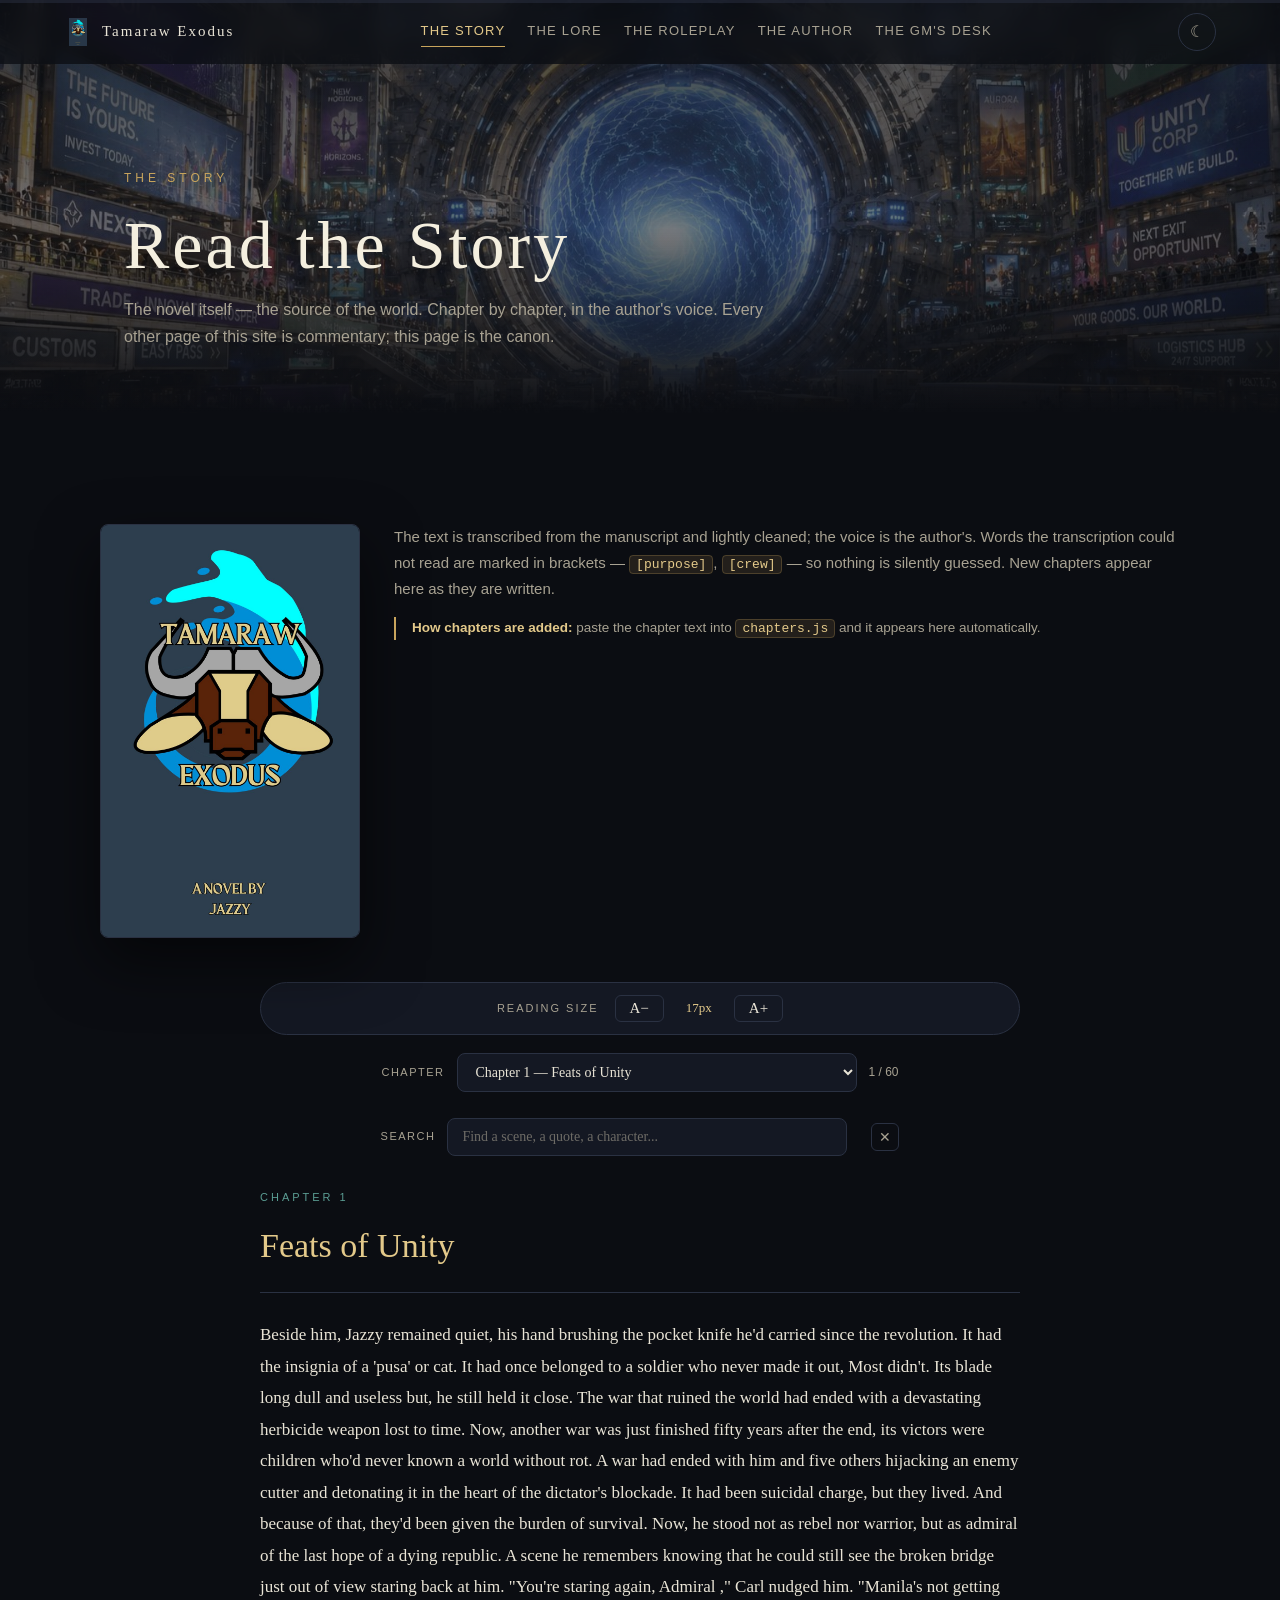
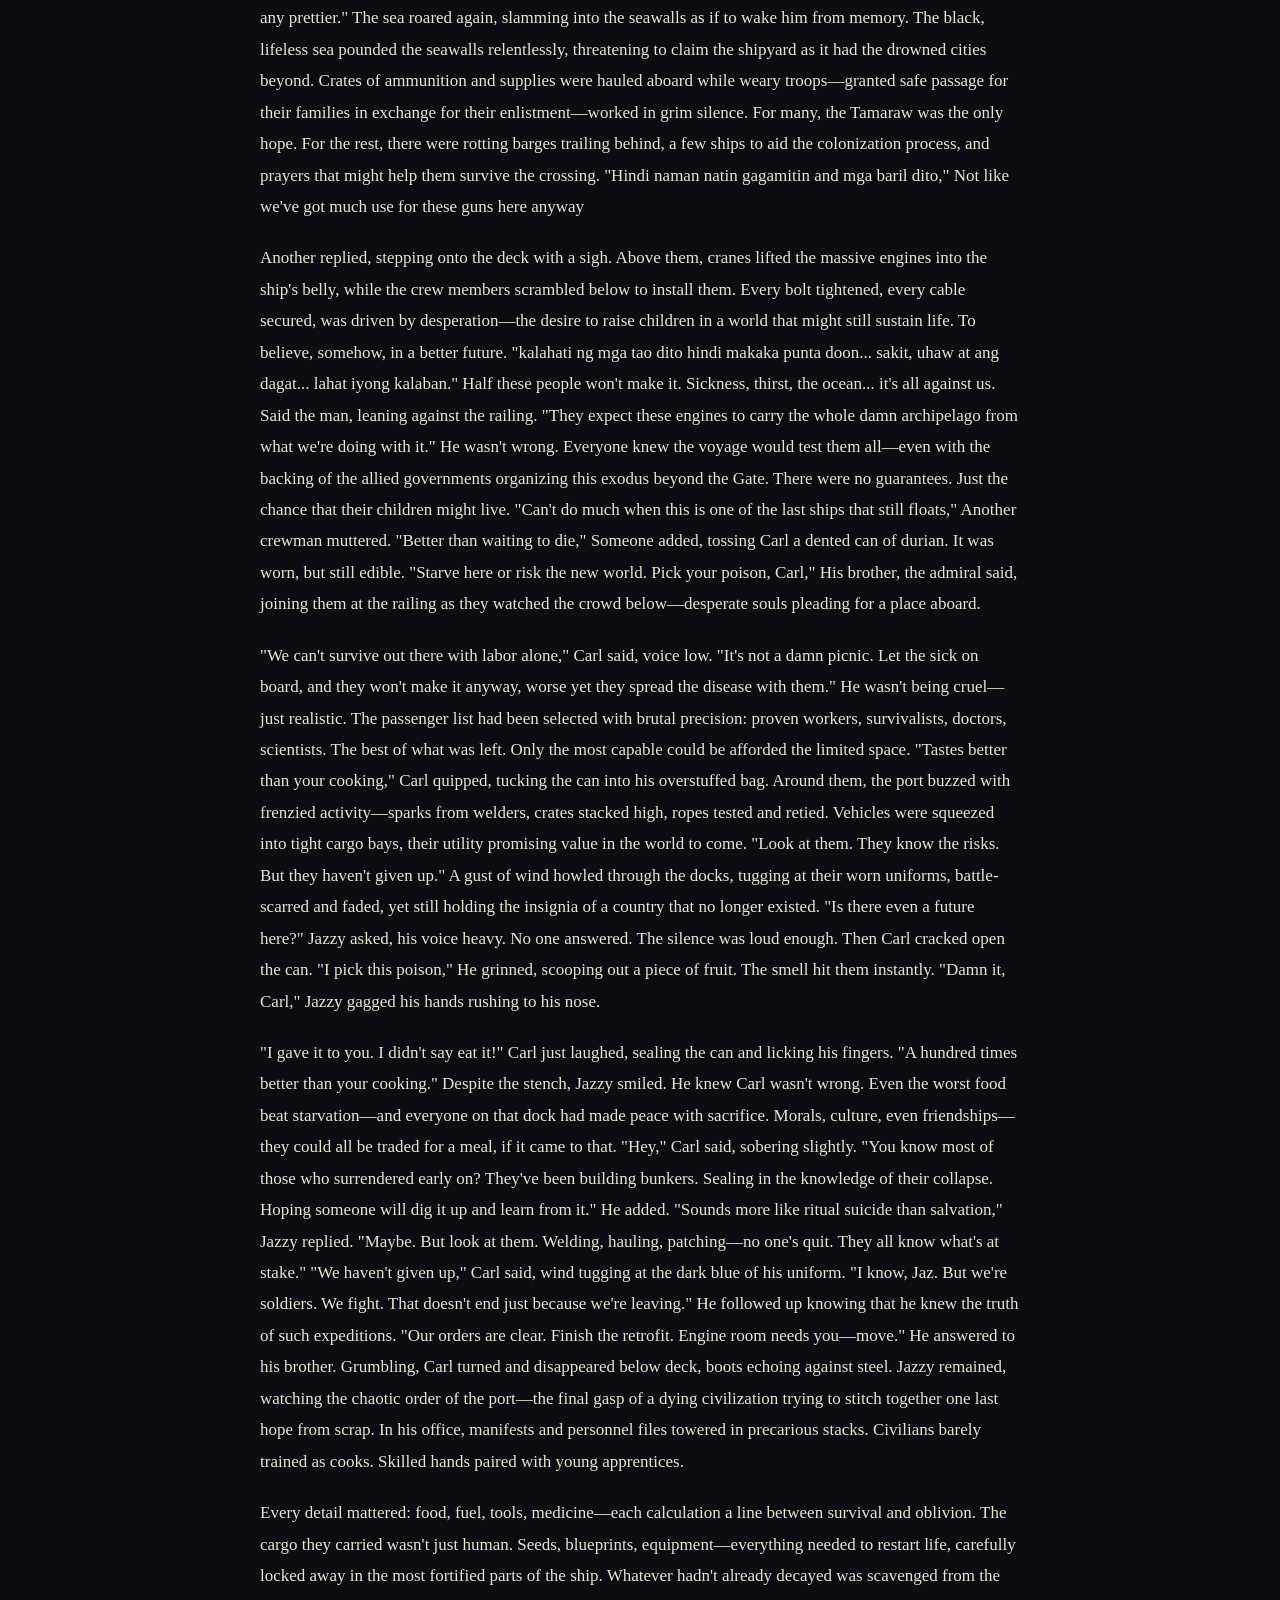
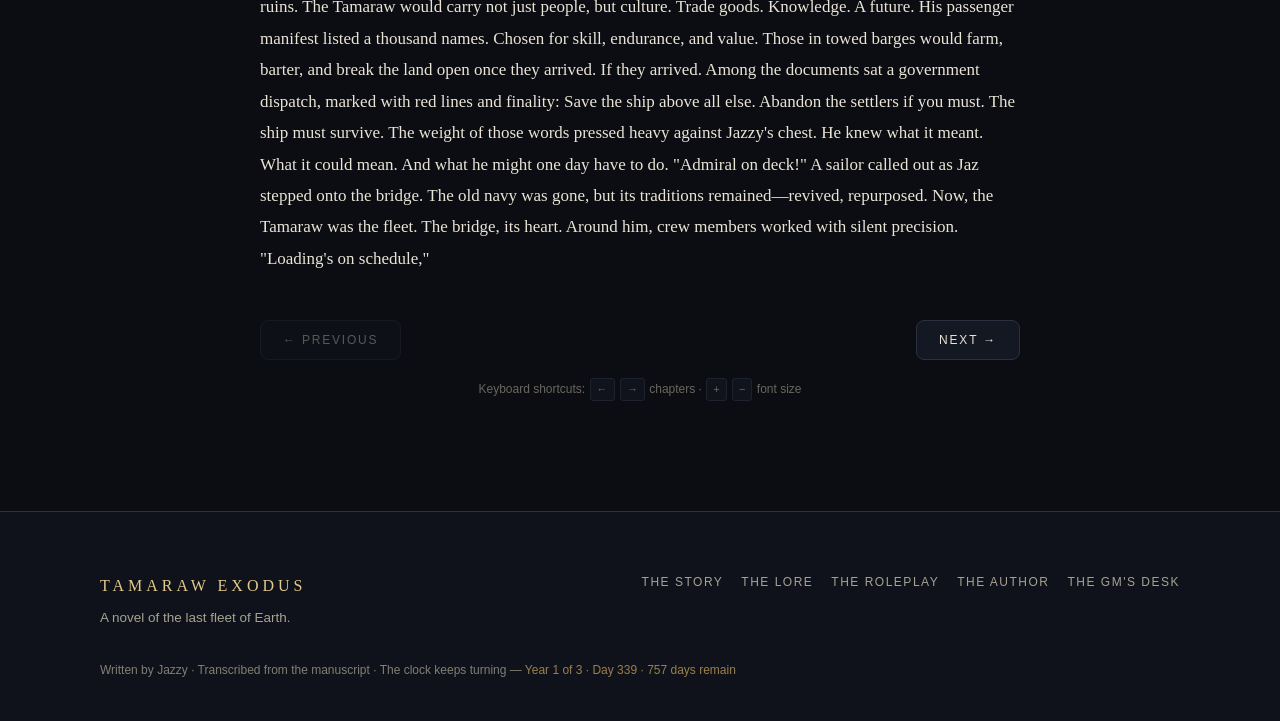
<file: story.html>
<!DOCTYPE html>
<html lang="en">
<head>
<meta charset="UTF-8">
<meta name="viewport" content="width=device-width, initial-scale=1.0">
<title>The Story — Tamaraw Exodus</title>
<meta name="description" content="Read Tamaraw Exodus — Chapter I, Feats of Unity. The novel itself, chapter by chapter, transcribed from the manuscript.">
<link rel="icon" type="image/svg+xml" href="favicon.svg">
<link rel="manifest" href="manifest.webmanifest">
<meta name="theme-color" content="#0c1220">
<meta property="og:title" content="The Story — Tamaraw Exodus">
<meta property="og:description" content="Read Tamaraw Exodus — the novel itself, chapter by chapter, transcribed from the manuscript.">
<meta property="og:image" content="assets/img/cover.jpg">
<meta property="og:type" content="website">
<meta name="twitter:card" content="summary_large_image">
<meta name="twitter:title" content="The Story — Tamaraw Exodus">
<meta name="twitter:image" content="assets/img/cover.jpg">
<link rel="stylesheet" href="styles.css">
<script>try{if(localStorage.getItem('tx-theme')==='light')document.documentElement.setAttribute('data-theme','light')}catch(e){}</script>
</head>
<body>

<div class="progress-bar" id="progressBar" role="progressbar" aria-label="Reading progress" aria-valuenow="0" aria-valuemin="0" aria-valuemax="100"><div class="progress-fill" id="progressFill"></div></div>

<!-- ===================== NAV ===================== -->
<header class="site-nav" id="siteNav">
  <div class="nav-inner">
    <a class="brand" href="index.html">
      <img src="assets/img/cover.jpg" alt="" class="brand-mark">
      <span class="brand-name">Tamaraw&nbsp;Exodus</span>
    </a>
    <nav class="nav-links" id="navLinks" aria-label="Sections">
      <a href="story.html">The Story</a>
      <a href="lore.html">The Lore</a>
      <a href="rp.html">The Roleplay</a>
      <a href="author.html">The Author</a>
      <a href="gm.html">The GM's Desk</a>
    </nav>
    <div class="nav-controls">
      <button class="theme-btn" id="themeToggle" aria-label="Switch to light mode" title="Toggle light / dark">☾</button>
      <button class="nav-toggle" id="navToggle" aria-label="Toggle menu" aria-expanded="false">☰</button>
    </div>
  </div>
</header>

<!-- ===================== PAGE HERO ===================== -->
<section class="page-hero" id="top">
  <div class="page-bg" style="background-image:url('assets/img/concept-01.jpg')"></div>
  <div class="page-shade"></div>
  <div class="page-hero-inner">
    <p class="eyebrow reveal">The story</p>
    <h1 class="page-title reveal">Read the Story</h1>
    <p class="page-sub reveal">
      The novel itself — the source of the world. Chapter by chapter, in the author's voice.
      Every other page of this site is commentary; this page is the canon.
    </p>
  </div>
</section>

<!-- ===================== READER ===================== -->
<section class="section" id="reader">
  <div class="container">
    <div class="codex-intro reveal">
      <img class="codex-cover" src="assets/img/cover.jpg" alt="Tamaraw Exodus cover">
      <div class="codex-text">
        <p>
          The text is transcribed from the manuscript and lightly cleaned; the voice is the
          author's. Words the transcription could not read are marked in brackets
          — <code>[purpose]</code>, <code>[crew]</code> — so nothing is silently guessed.
          New chapters appear here as they are written.
        </p>
        <p class="codex-note">
          <strong>How chapters are added:</strong> paste the chapter text into
          <code>chapters.js</code> and it appears here automatically.
        </p>
      </div>
    </div>

    <div class="reader-toolbar reveal" id="readerBar">
      <span class="reader-label">Reading size</span>
      <button class="font-btn" id="fontMinus" aria-label="Decrease font size">A−</button>
      <span class="font-size" id="fontSizeLabel">17px</span>
      <button class="font-btn" id="fontPlus" aria-label="Increase font size">A+</button>
    </div>
    <div class="chapter-selector reveal" id="chapterSelector">
      <label class="cs-label" for="csSelect">Chapter</label>
      <select id="csSelect" class="cs-select"></select>
      <span class="cs-count" id="csCount"></span>
    </div>
    <div class="search-bar reveal" id="searchBar">
      <label class="cs-label" for="searchInput">Search</label>
      <input type="search" id="searchInput" class="search-input" placeholder="Find a scene, a quote, a character..." autocomplete="off">
      <span class="search-count" id="searchCount"></span>
      <button class="search-clear" id="searchClear" aria-label="Clear search" hidden>✕</button>
    </div>
    <div id="searchResults" class="search-results" hidden></div>
    <div id="chapterList" class="chapters"></div>
    <nav class="chapter-nav reveal" id="chapterNav" aria-label="Chapter navigation">
      <button class="cn-btn" id="cnPrev">← Previous</button>
      <button class="cn-btn cn-next" id="cnNext">Next →</button>
    </nav>
    <p class="reader-hint">
      Keyboard shortcuts: <kbd>←</kbd> <kbd>→</kbd> chapters · <kbd>+</kbd> <kbd>−</kbd> font size
    </p>
  </div>
</section>

<!-- ===================== FOOTER ===================== -->
<footer class="site-footer">
  <div class="container">
    <div class="footer-inner">
      <div>
        <p class="footer-brand">TAMARAW EXODUS</p>
        <p>A novel of the last fleet of Earth.</p>
      </div>
      <nav class="footer-nav" aria-label="Footer">
        <a href="story.html">The Story</a>
        <a href="lore.html">The Lore</a>
        <a href="rp.html">The Roleplay</a>
        <a href="author.html">The Author</a>
      <a href="gm.html">The GM's Desk</a>
      </nav>
    </div>
    <p class="footer-note">
      Written by Jazzy · Transcribed from the manuscript · The clock keeps turning —
      <span id="clockFoot">—</span>
    </p>
  </div>
</footer>

<script src="chapters.js"></script>
<script src="app.js"></script>
</body>
</html>
</file>
<file: styles.css>
/* ============================================================
   TAMARAW EXODUS — showcase styles
   Dark cinematic theme. Serif display + system sans body.
   ============================================================ */

:root {
  --bg:        #0b0d12;
  --bg-soft:   #0f121a;
  --panel:     #141823;
  --panel-2:   #1a1f2c;
  --line:      #2a3142;
  --ink:       #e9e4d6;
  --ink-dim:   #a8a292;
  --gold:      #c8a45c;
  --gold-bright: #e3c98a;
  --teal:      #5b9d93;
  --ember:     #c06a44;
  --serif: "Georgia", "Palatino Linotype", "Times New Roman", serif;
  --sans: -apple-system, "Segoe UI", Roboto, Helvetica, Arial, sans-serif;
  --nav-h: 64px;
}

* { margin: 0; padding: 0; box-sizing: border-box; }

/* ---------------- progress bar (story page) ---------------- */
.progress-bar {
  position: fixed;
  top: 0;
  left: 0;
  right: 0;
  height: 3px;
  z-index: 60;
  background: rgba(42, 49, 66, .5);
}
.progress-fill {
  height: 100%;
  width: 0%;
  background: linear-gradient(90deg, var(--gold), var(--gold-bright));
  border-radius: 0 2px 2px 0;
  transition: width .15s ease-out;
}

html { scroll-behavior: smooth; }

body {
  background: var(--bg);
  color: var(--ink);
  font-family: var(--sans);
  line-height: 1.7;
  -webkit-font-smoothing: antialiased;
  overflow-x: hidden;
}

img { display: block; max-width: 100%; }

a { color: inherit; text-decoration: none; }

::selection { background: var(--gold); color: #0b0d12; }

/* ---------------- nav ---------------- */
.site-nav {
  position: fixed;
  inset: 0 0 auto 0;
  height: var(--nav-h);
  z-index: 50;
  background: rgba(11, 13, 18, 0.72);
  backdrop-filter: blur(10px);
  -webkit-backdrop-filter: blur(10px);
  border-bottom: 1px solid transparent;
  transition: background .3s, border-color .3s;
}
.site-nav.scrolled {
  background: rgba(11, 13, 18, 0.92);
  border-bottom-color: var(--line);
}
.nav-inner {
  max-width: 1200px;
  margin: 0 auto;
  height: 100%;
  padding: 0 24px;
  display: flex;
  align-items: center;
  justify-content: space-between;
  gap: 16px;
}
.brand {
  display: flex;
  align-items: center;
  gap: 10px;
  font-family: var(--serif);
  letter-spacing: 2px;
  font-size: 15px;
  color: var(--ink);
}
.brand-mark { width: 28px; height: 28px; object-fit: contain; opacity: .9; }
.nav-links {
  display: flex;
  gap: 22px;
  align-items: center;
}
.nav-links a {
  font-size: 13px;
  letter-spacing: 1.2px;
  text-transform: uppercase;
  color: var(--ink-dim);
  transition: color .2s;
  padding: 4px 0;
  border-bottom: 1px solid transparent;
}
.nav-links a:hover { color: var(--gold-bright); }
.nav-links a.active { color: var(--gold-bright); border-bottom-color: var(--gold); }
.nav-toggle {
  display: none;
  background: none;
  border: 1px solid var(--line);
  color: var(--ink);
  font-size: 18px;
  padding: 6px 12px;
  border-radius: 6px;
  cursor: pointer;
}
.nav-controls {
  display: flex;
  align-items: center;
  gap: 10px;
}
.theme-btn {
  background: none;
  border: 1px solid var(--line);
  color: var(--ink-dim);
  border-radius: 50%;
  width: 38px;
  height: 38px;
  font-size: 16px;
  line-height: 1;
  cursor: pointer;
  display: flex;
  align-items: center;
  justify-content: center;
  transition: border-color .2s, color .2s, transform .2s;
}
.theme-btn:hover { border-color: var(--gold); color: var(--gold-bright); transform: rotate(20deg); }

/* ---------------- hero ---------------- */
.hero {
  position: relative;
  min-height: 100vh;
  display: flex;
  align-items: center;
  overflow: hidden;
}
.hero-bg {
  position: absolute;
  inset: 0;
  background-size: cover;
  background-position: center 30%;
  transform: scale(1.05);
  animation: heroZoom 24s ease-out forwards;
}
@keyframes heroZoom { to { transform: scale(1); } }
.hero-shade {
  position: absolute;
  inset: 0;
  background:
    linear-gradient(180deg, rgba(11,13,18,.55) 0%, rgba(11,13,18,.62) 40%, var(--bg) 96%),
    radial-gradient(1200px 600px at 50% 110%, rgba(200,164,92,.16), transparent 70%);
}
.hero-inner {
  position: relative;
  z-index: 2;
  max-width: 820px;
  margin: 0 auto;
  padding: calc(var(--nav-h) + 40px) 24px 80px;
  text-align: center;
}
.eyebrow {
  font-size: 12px;
  letter-spacing: 4px;
  text-transform: uppercase;
  color: var(--gold);
  margin-bottom: 22px;
}
.hero-title {
  font-family: var(--serif);
  font-weight: 400;
  font-size: clamp(44px, 9vw, 96px);
  line-height: 1.02;
  letter-spacing: 6px;
  color: #f4efdf;
  text-shadow: 0 4px 40px rgba(0,0,0,.6);
}
.hero-title em {
  font-style: italic;
  color: var(--gold-bright);
  letter-spacing: 2px;
}
.hero-sub {
  margin: 26px auto 0;
  max-width: 640px;
  color: var(--ink-dim);
  font-size: 16px;
}
.world-clock {
  margin: 34px auto 0;
  display: inline-flex;
  align-items: baseline;
  gap: 12px;
  padding: 10px 18px;
  border: 1px solid var(--line);
  border-radius: 999px;
  background: rgba(20, 24, 35, .55);
  backdrop-filter: blur(6px);
  -webkit-backdrop-filter: blur(6px);
}
.clock-label {
  font-size: 11px;
  letter-spacing: 2.5px;
  text-transform: uppercase;
  color: var(--ink-dim);
}
.clock-read {
  font-family: var(--serif);
  font-size: 15px;
  color: var(--gold-bright);
  letter-spacing: 1px;
}
.hero-actions {
  margin-top: 36px;
  display: flex;
  gap: 14px;
  justify-content: center;
  flex-wrap: wrap;
}
.btn {
  display: inline-block;
  padding: 13px 28px;
  font-size: 13px;
  letter-spacing: 2px;
  text-transform: uppercase;
  border-radius: 4px;
  transition: transform .2s, background .2s, color .2s;
}
.btn:hover { transform: translateY(-2px); }
.btn-gold {
  background: var(--gold);
  color: #14100a;
}
.btn-gold:hover { background: var(--gold-bright); }
.btn-ghost {
  border: 1px solid var(--line);
  color: var(--ink);
}
.btn-ghost:hover { border-color: var(--gold); color: var(--gold-bright); }
.hero-scroll {
  position: absolute;
  bottom: 22px;
  left: 50%;
  transform: translateX(-50%);
  z-index: 2;
  color: var(--ink-dim);
  font-size: 22px;
  animation: bob 2.4s ease-in-out infinite;
}
@keyframes bob { 0%,100% { transform: translate(-50%,0); } 50% { transform: translate(-50%,8px); } }

/* ---------------- page hero (inner pages) ---------------- */
.page-hero {
  position: relative;
  min-height: 46vh;
  display: flex;
  align-items: flex-end;
  padding-top: var(--nav-h);
  overflow: hidden;
}
.page-bg {
  position: absolute;
  inset: 0;
  background-size: cover;
  background-position: center 30%;
  transform: scale(1.05);
  animation: heroZoom 18s ease-out forwards;
}
.page-shade {
  position: absolute;
  inset: 0;
  background: linear-gradient(180deg, rgba(11,13,18,.78) 0%, rgba(11,13,18,.55) 55%, var(--bg) 100%);
}
.page-hero-inner {
  position: relative;
  z-index: 2;
  width: 100%;
  max-width: 1080px;
  margin: 0 auto;
  padding: 60px 24px 64px;
}
.page-title {
  font-family: var(--serif);
  font-weight: 400;
  font-size: clamp(40px, 6.5vw, 68px);
  line-height: 1.05;
  letter-spacing: 3px;
  color: #f4efdf;
  text-shadow: 0 4px 40px rgba(0,0,0,.6);
}
.page-sub {
  margin-top: 14px;
  max-width: 660px;
  color: var(--ink-dim);
  font-size: 16px;
}
.page-sub em { color: var(--gold-bright); font-style: italic; }
.page-hero .world-clock { margin-top: 22px; }

/* ---------------- doorway cards (home) ---------------- */
.door-grid {
  display: grid;
  grid-template-columns: repeat(auto-fit, minmax(260px, 1fr));
  gap: 22px;
}
.door {
  display: flex;
  flex-direction: column;
  background: linear-gradient(180deg, var(--panel), var(--panel-2));
  border: 1px solid var(--line);
  border-radius: 12px;
  padding: 34px 30px;
  transition: transform .25s, border-color .25s, box-shadow .25s;
}
.door:hover {
  transform: translateY(-6px);
  border-color: rgba(200,164,92,.5);
  box-shadow: 0 22px 50px rgba(0,0,0,.5);
}
.door-tag {
  font-size: 11px;
  letter-spacing: 3px;
  text-transform: uppercase;
  color: var(--teal);
}
.door h3 {
  font-family: var(--serif);
  font-weight: 400;
  font-size: 28px;
  color: var(--gold-bright);
  margin: 10px 0 12px;
}
.door p {
  color: var(--ink-dim);
  font-size: 14.5px;
  margin-bottom: 22px;
}
.door p em { color: var(--gold-bright); font-style: italic; }
.door-cta {
  margin-top: auto;
  font-size: 12px;
  letter-spacing: 2px;
  text-transform: uppercase;
  color: var(--gold);
  transition: color .2s;
}
.door:hover .door-cta { color: var(--gold-bright); }

/* in-lore link to the story page */
.era-link {
  color: var(--gold-bright);
  text-decoration: underline;
  text-underline-offset: 3px;
}
.era-link:hover { color: var(--gold); }

/* ---------------- home: about the world ---------------- */
.about-grid {
  display: grid;
  grid-template-columns: 1.2fr 1fr;
  gap: 44px;
  align-items: center;
}
.about-quote {
  margin: 0;
  padding: 26px 28px;
  border-left: 3px solid var(--gold);
  background: rgba(200, 164, 92, .07);
  border-radius: 0 10px 10px 0;
  font-family: var(--serif);
  font-style: italic;
  font-size: 16px;
  color: var(--ink);
}
.about-quote p { margin-bottom: 12px; }
.about-quote cite {
  display: block;
  font-style: normal;
  font-size: 12px;
  letter-spacing: 1.5px;
  text-transform: uppercase;
  color: var(--ink-dim);
}
@media (max-width: 860px) {
  .about-grid { grid-template-columns: 1fr; }
}

/* ---------------- author letter ---------------- */
.letter {
  max-width: 640px;
  margin: 0 auto;
  padding: 20px 8px;
}
.letter-greeting {
  font-family: var(--serif);
  font-size: 20px;
  color: var(--gold-bright);
  margin-bottom: 24px;
}
.letter-body {
  font-family: var(--serif);
  font-size: 17px;
  line-height: 1.9;
  color: var(--ink);
  margin-bottom: 20px;
}
.letter-heading {
  font-family: var(--serif);
  font-weight: 400;
  font-size: 15px;
  letter-spacing: 3px;
  text-transform: uppercase;
  color: var(--gold);
  margin: 34px 0 14px;
  padding-top: 26px;
  border-top: 1px solid var(--line);
}
.letter-sign {
  font-family: var(--serif);
  font-style: italic;
  font-size: 22px;
  color: var(--gold-bright);
  margin-top: 34px;
}
.letter-note {
  margin-top: 44px;
  font-size: 13px;
  color: var(--ink-dim);
  border-left: 2px solid var(--gold);
  padding-left: 16px;
}
.letter-note strong { color: var(--gold-bright); }
.letter-note code {
  font-family: ui-monospace, "Cascadia Code", Consolas, monospace;
  font-size: 12.5px;
  background: rgba(200, 164, 92, .12);
  border: 1px solid rgba(200, 164, 92, .25);
  border-radius: 4px;
  padding: 1px 6px;
  color: var(--gold-bright);
}

/* home: author teaser strip */
.author-strip {
  display: flex;
  align-items: center;
  justify-content: center;
  gap: 16px;
  flex-wrap: wrap;
  text-align: center;
  padding: 14px 6px;
}
.author-strip-mark {
  font-size: 20px;
  color: var(--gold);
}
.author-strip-text {
  font-family: var(--serif);
  font-style: italic;
  font-size: 15.5px;
  color: var(--ink-dim);
}
.author-strip-link {
  font-size: 12px;
  letter-spacing: 2px;
  text-transform: uppercase;
  color: var(--gold-bright);
  border-bottom: 1px solid rgba(200, 164, 92, .4);
  padding-bottom: 2px;
  transition: color .2s, border-color .2s;
}
.author-strip-link:hover { color: var(--gold); border-color: var(--gold); }

/* ---------------- sections ---------------- */
.section {
  padding: 110px 24px;
}
.section-dark {
  background:
    linear-gradient(180deg, var(--bg) 0%, var(--bg-soft) 14%, var(--bg-soft) 86%, var(--bg) 100%);
  border-top: 1px solid var(--line);
  border-bottom: 1px solid var(--line);
}
.container {
  max-width: 1080px;
  margin: 0 auto;
}
.kicker {
  font-size: 12px;
  letter-spacing: 4px;
  text-transform: uppercase;
  color: var(--gold);
  margin-bottom: 14px;
}
.section-title {
  font-family: var(--serif);
  font-weight: 400;
  font-size: clamp(30px, 4.6vw, 46px);
  line-height: 1.15;
  color: #f2edde;
  margin-bottom: 20px;
}
.lead {
  color: var(--ink-dim);
  font-size: 16px;
  max-width: 720px;
  margin-bottom: 48px;
}
.lead em { color: var(--gold-bright); font-style: italic; }

.card-grid {
  display: grid;
  grid-template-columns: repeat(auto-fit, minmax(280px, 1fr));
  gap: 22px;
}
.card {
  background: linear-gradient(180deg, var(--panel), var(--panel-2));
  border: 1px solid var(--line);
  border-radius: 10px;
  padding: 30px 28px;
  transition: transform .25s, border-color .25s, box-shadow .25s;
}
.card:hover {
  transform: translateY(-4px);
  border-color: rgba(200,164,92,.45);
  box-shadow: 0 18px 40px rgba(0,0,0,.45);
}
.card h3 {
  font-family: var(--serif);
  font-weight: 400;
  font-size: 22px;
  color: var(--gold-bright);
  margin-bottom: 12px;
}
.card p { color: var(--ink-dim); font-size: 14.5px; }

/* ---------------- timeline ---------------- */
.timeline {
  position: relative;
  margin-top: 12px;
  padding-left: 34px;
  border-left: 1px solid var(--line);
  display: grid;
  gap: 40px;
}
.era {
  position: relative;
}
.era::before {
  content: "";
  position: absolute;
  left: -41px;
  top: 8px;
  width: 13px;
  height: 13px;
  border-radius: 50%;
  background: var(--bg);
  border: 2px solid var(--gold);
}
.era-head {
  display: flex;
  align-items: baseline;
  gap: 14px;
  flex-wrap: wrap;
  margin-bottom: 10px;
}
.era-tag {
  font-size: 11px;
  letter-spacing: 2px;
  text-transform: uppercase;
  color: var(--bg);
  background: var(--gold);
  border-radius: 3px;
  padding: 3px 9px;
}
.era-head h3 {
  font-family: var(--serif);
  font-weight: 400;
  font-size: 24px;
  color: #f2edde;
}
.era-date {
  font-size: 12px;
  letter-spacing: 1.5px;
  color: var(--ink-dim);
}
.era-body { color: var(--ink-dim); font-size: 15px; max-width: 760px; margin-bottom: 12px; }
.era-reaction {
  font-size: 13.5px;
  color: var(--ink-dim);
  padding: 7px 14px;
  border-left: 2px solid var(--teal);
  background: rgba(91, 157, 147, .08);
  border-radius: 0 6px 6px 0;
  max-width: 760px;
  margin-top: 6px;
}
.era-reaction strong { color: var(--teal); letter-spacing: 1px; text-transform: uppercase; font-size: 11.5px; }

/* ---------------- scenario ---------------- */
.scenario-picker {
  display: flex;
  gap: 10px;
  flex-wrap: wrap;
  margin-bottom: 26px;
}
.scenario-btn {
  font-family: var(--sans);
  font-size: 12.5px;
  letter-spacing: 1.6px;
  text-transform: uppercase;
  color: var(--ink-dim);
  background: var(--panel);
  border: 1px solid var(--line);
  border-radius: 999px;
  padding: 10px 22px;
  cursor: pointer;
  transition: all .2s;
}
.scenario-btn:hover { color: var(--gold-bright); border-color: var(--gold); }
.scenario-btn.active {
  color: #14100a;
  background: var(--gold);
  border-color: var(--gold);
}
.scenario-card {
  display: grid;
  grid-template-columns: 1.4fr 1fr;
  gap: 30px;
  align-items: start;
  background: linear-gradient(160deg, var(--panel), var(--panel-2));
  border: 1px solid var(--line);
  border-radius: 12px;
  padding: 36px;
  transition: opacity .25s;
}
.scenario-card.swapping { opacity: .35; }
.scenario-era {
  font-size: 11.5px;
  letter-spacing: 2.5px;
  text-transform: uppercase;
  color: var(--teal);
}
.scenario-state h3 {
  font-family: var(--serif);
  font-weight: 400;
  font-size: 28px;
  color: var(--gold-bright);
  margin: 6px 0 16px;
}
.scenario-state ul {
  list-style: none;
  display: grid;
  gap: 10px;
}
.scenario-state li {
  position: relative;
  padding-left: 20px;
  color: var(--ink-dim);
  font-size: 14.5px;
}
.scenario-state li::before {
  content: "◆";
  position: absolute;
  left: 0;
  top: 2px;
  font-size: 9px;
  color: var(--gold);
}
.scenario-note {
  font-family: var(--serif);
  font-style: italic;
  font-size: 15px;
  color: var(--ink);
  background: rgba(200, 164, 92, .07);
  border: 1px dashed rgba(200, 164, 92, .35);
  border-radius: 10px;
  padding: 20px;
}

/* ---------------- nations / maps ---------------- */
.map-figure {
  margin: 10px 0 46px;
}
.map-figure img {
  width: 100%;
  border-radius: 10px;
  border: 1px solid var(--line);
}
.map-figure figcaption {
  margin-top: 10px;
  font-size: 12.5px;
  letter-spacing: 1px;
  color: var(--ink-dim);
  font-style: italic;
}
.faction-emblem {
  width: 64px;
  height: 64px;
  object-fit: contain;
  margin-bottom: 16px;
  opacity: .92;
}
.faction-scale {
  margin-top: 14px;
  font-size: 12.5px !important;
  color: var(--teal) !important;
}
.faction-scale strong { letter-spacing: 1px; text-transform: uppercase; font-size: 11px; }

/* ---------------- characters ---------------- */
.char-grid {
  display: grid;
  grid-template-columns: repeat(auto-fit, minmax(240px, 1fr));
  gap: 22px;
}
.char-card {
  background: var(--panel);
  border: 1px solid var(--line);
  border-radius: 10px;
  overflow: hidden;
  transition: transform .25s, border-color .25s;
}
.char-card:hover { transform: translateY(-4px); border-color: rgba(200,164,92,.45); }
.char-card img { width: 100%; aspect-ratio: 16/10; object-fit: cover; }
.char-placeholder {
  width: 100%;
  aspect-ratio: 16/10;
  display: flex;
  align-items: center;
  justify-content: center;
  font-family: var(--serif);
  font-size: 64px;
  color: rgba(200, 164, 92, .5);
  background:
    radial-gradient(400px 200px at 50% 0%, rgba(200, 164, 92, .12), transparent 70%),
    var(--panel-2);
  border-bottom: 1px solid var(--line);
}
.char-card figcaption { padding: 20px 22px 24px; }
.char-card h3 {
  font-family: var(--serif);
  font-weight: 400;
  font-size: 19px;
  color: var(--gold-bright);
  margin-bottom: 8px;
}
.char-card p { color: var(--ink-dim); font-size: 13.5px; }

/* ---------------- mythos ---------------- */
.card.myth img {
  width: 100%;
  aspect-ratio: 4/3;
  object-fit: cover;
  border-radius: 6px;
  margin-bottom: 18px;
}

/* ---------------- gallery ---------------- */
.gallery {
  display: grid;
  grid-template-columns: repeat(auto-fill, minmax(200px, 1fr));
  gap: 14px;
}
.g-item {
  border: 1px solid var(--line);
  border-radius: 8px;
  overflow: hidden;
  background: none;
  padding: 0;
  cursor: zoom-in;
  transition: transform .2s, border-color .2s;
}
.g-item:hover { transform: scale(1.03); border-color: var(--gold); }
.g-item img { width: 100%; aspect-ratio: 4/3; object-fit: cover; }

/* ---------------- codex ---------------- */
.codex-intro {
  display: grid;
  grid-template-columns: 260px 1fr;
  gap: 34px;
  align-items: start;
  margin-bottom: 44px;
}
.codex-cover {
  width: 100%;
  border-radius: 8px;
  border: 1px solid var(--line);
  box-shadow: 0 24px 60px rgba(0,0,0,.55);
}
.codex-text p { color: var(--ink-dim); font-size: 15px; margin-bottom: 16px; }
.codex-note {
  border-left: 2px solid var(--gold);
  padding-left: 16px;
  font-size: 13.5px !important;
}
.codex-note strong { color: var(--gold-bright); }
.codex-grid { grid-template-columns: repeat(auto-fill, minmax(150px, 1fr)); }
.codex-grid .g-item img { aspect-ratio: 9/16; }

/* ---------------- chapters / reader ---------------- */
.reader-toolbar {
  display: flex;
  align-items: center;
  justify-content: center;
  gap: 12px;
  max-width: 760px;
  margin: 0 auto 18px;
  padding: 12px 18px;
  background: var(--panel);
  border: 1px solid var(--line);
  border-radius: 999px;
}
.reader-label {
  font-size: 11px;
  letter-spacing: 2px;
  text-transform: uppercase;
  color: var(--ink-dim);
  margin-right: 4px;
}
.font-btn {
  background: none;
  border: 1px solid var(--line);
  color: var(--ink);
  border-radius: 6px;
  padding: 4px 14px;
  cursor: pointer;
  font-family: var(--serif);
  font-size: 15px;
  transition: border-color .2s, color .2s;
}
.font-btn:hover { border-color: var(--gold); color: var(--gold-bright); }
.font-size {
  min-width: 46px;
  text-align: center;
  font-size: 13px;
  font-family: var(--serif);
  color: var(--gold-bright);
}
.chapter-selector {
  max-width: 760px;
  margin: 0 auto 26px;
  display: flex;
  align-items: center;
  gap: 12px;
  justify-content: center;
}
.cs-label {
  font-size: 11px;
  text-transform: uppercase;
  letter-spacing: 1.5px;
  color: var(--ink-dim);
  white-space: nowrap;
}
.cs-select {
  flex: 1;
  max-width: 400px;
  padding: 10px 14px;
  background: var(--panel);
  border: 1px solid var(--line);
  border-radius: 8px;
  color: var(--ink);
  font-size: 14px;
  font-family: var(--serif);
  cursor: pointer;
  transition: border-color .2s;
}
.cs-select:hover, .cs-select:focus {
  border-color: var(--gold);
  outline: none;
}
.cs-count {
  font-size: 12px;
  color: var(--ink-dim);
  white-space: nowrap;
}
[data-theme="light"] .cs-select { background: #fff; border-color: #d6cdb8; color: #2a2520; }
.chapters {
  display: grid;
  gap: 34px;
  max-width: 760px;
  margin: 0 auto;
  font-size: 17px;
}
.chapter-nav {
  max-width: 760px;
  margin: 26px auto 0;
  display: flex;
  gap: 14px;
}
.cn-btn {
  font-size: 12px;
  letter-spacing: 1.8px;
  text-transform: uppercase;
  background: var(--panel);
  border: 1px solid var(--line);
  color: var(--ink);
  border-radius: 8px;
  padding: 12px 22px;
  cursor: pointer;
  transition: all .2s;
}
.cn-btn:hover:not(:disabled) { border-color: var(--gold); color: var(--gold-bright); }
.cn-btn:disabled { opacity: .35; cursor: default; }
.cn-next { margin-left: auto; }

/* ---------------- search bar ---------------- */
.search-bar {
  max-width: 760px;
  margin: 0 auto 26px;
  display: flex;
  align-items: center;
  gap: 12px;
  justify-content: center;
}
.search-input {
  flex: 1;
  max-width: 400px;
  padding: 10px 14px;
  background: var(--panel);
  border: 1px solid var(--line);
  border-radius: 8px;
  color: var(--ink);
  font-size: 14px;
  font-family: var(--serif);
  transition: border-color .2s;
}
.search-input:focus {
  border-color: var(--gold);
  outline: none;
}
.search-input::placeholder {
  color: var(--ink-dim);
  opacity: .6;
}
.search-count {
  font-size: 12px;
  color: var(--ink-dim);
  white-space: nowrap;
}
.search-clear {
  background: none;
  border: 1px solid var(--line);
  color: var(--ink-dim);
  border-radius: 6px;
  width: 28px;
  height: 28px;
  font-size: 14px;
  cursor: pointer;
  display: flex;
  align-items: center;
  justify-content: center;
  transition: border-color .2s, color .2s;
}
.search-clear:hover { border-color: var(--gold); color: var(--gold-bright); }
.search-results {
  max-width: 760px;
  margin: 0 auto 30px;
  display: flex;
  flex-direction: column;
  gap: 10px;
  position: relative;
  z-index: 10;
}
.search-results[hidden] { display: none; }
.search-item {
  display: flex;
  flex-direction: column;
  gap: 4px;
  background: var(--panel);
  border: 1px solid var(--line);
  border-left: 3px solid var(--gold);
  border-radius: 6px;
  padding: 12px 16px;
  cursor: pointer;
  text-align: left;
  font-family: var(--sans);
  transition: border-color .2s, background .2s;
}
.search-item:hover {
  border-color: var(--gold);
  background: var(--panel-2);
}
.search-chapter {
  font-size: 11px;
  letter-spacing: 1.5px;
  text-transform: uppercase;
  color: var(--teal);
}
.search-snippet {
  font-family: var(--serif);
  font-size: 14px;
  color: var(--ink-dim);
  line-height: 1.6;
}
.search-hl {
  background: rgba(200, 164, 92, .3);
  color: var(--gold-bright);
  border-radius: 2px;
  padding: 0 2px;
}
.search-empty {
  color: var(--ink-dim);
  font-style: italic;
  padding: 16px;
  text-align: center;
}
.search-more {
  font-size: 12px;
  color: var(--ink-dim);
  text-align: center;
  padding: 8px;
}
[data-theme="light"] .search-input { background: #fff; border-color: #d6cdb8; color: #2a2520; }
[data-theme="light"] .search-item { background: #fff; border-color: #d6cdb8; }
[data-theme="light"] .search-hl { background: rgba(166, 124, 46, .25); color: #6d4e1a; }
.reader-hint {
  max-width: 760px;
  margin: 18px auto 0;
  text-align: center;
  font-size: 12px;
  color: var(--ink-dim);
  opacity: .6;
}
.reader-hint kbd {
  display: inline-block;
  padding: 1px 6px;
  font-family: var(--sans);
  font-size: 11px;
  background: var(--panel);
  border: 1px solid var(--line);
  border-radius: 3px;
  margin: 0 1px;
}
.chapter-head {
  border-bottom: 1px solid var(--line);
  padding-bottom: 18px;
  margin-bottom: 26px;
}
.chapter-tag {
  font-size: 11px;
  letter-spacing: 3px;
  text-transform: uppercase;
  color: var(--teal);
}
.chapter-head h3 {
  font-family: var(--serif);
  font-weight: 400;
  font-size: 34px;
  color: var(--gold-bright);
  margin-top: 6px;
}
.chapter-body p {
  font-family: var(--serif);
  line-height: 1.85;
  color: var(--ink);
  margin-bottom: 20px;
}
.codex-text code {
  font-family: ui-monospace, "Cascadia Code", Consolas, monospace;
  font-size: 13px;
  background: rgba(200, 164, 92, .12);
  border: 1px solid rgba(200, 164, 92, .25);
  border-radius: 4px;
  padding: 1px 6px;
  color: var(--gold-bright);
}

/* ---------------- footer ---------------- */
.site-footer {
  border-top: 1px solid var(--line);
  padding: 60px 24px 40px;
  background: var(--bg-soft);
}
.footer-inner {
  display: flex;
  justify-content: space-between;
  gap: 30px;
  flex-wrap: wrap;
  margin-bottom: 30px;
}
.footer-brand {
  font-family: var(--serif);
  letter-spacing: 4px;
  color: var(--gold-bright);
  margin-bottom: 8px;
}
.footer-inner p:not(.footer-brand) { color: var(--ink-dim); font-size: 13.5px; }
.footer-nav {
  display: flex;
  gap: 18px;
  flex-wrap: wrap;
}
.footer-nav a {
  font-size: 12px;
  letter-spacing: 1.5px;
  text-transform: uppercase;
  color: var(--ink-dim);
}
.footer-nav a:hover { color: var(--gold-bright); }
.footer-note {
  color: var(--ink-dim);
  font-size: 12px;
  opacity: .75;
}
.footer-note span { color: var(--gold); }

/* ---------------- lightbox ---------------- */
.lightbox {
  position: fixed;
  inset: 0;
  z-index: 100;
  background: rgba(8, 9, 13, .94);
  display: flex;
  align-items: center;
  justify-content: center;
  padding: 40px;
}
.lightbox[hidden] { display: none; }
.lb-img {
  max-width: min(92vw, 1200px);
  max-height: 86vh;
  object-fit: contain;
  border-radius: 4px;
  box-shadow: 0 30px 80px rgba(0,0,0,.7);
}
.lb-close, .lb-prev, .lb-next {
  position: absolute;
  background: rgba(20,24,35,.8);
  border: 1px solid var(--line);
  color: var(--ink);
  font-size: 20px;
  cursor: pointer;
  border-radius: 50%;
  width: 46px;
  height: 46px;
  display: flex;
  align-items: center;
  justify-content: center;
  transition: all .2s;
}
.lb-close:hover, .lb-prev:hover, .lb-next:hover { color: var(--gold-bright); border-color: var(--gold); }
.lb-close { top: 22px; right: 22px; }
.lb-prev { left: 18px; top: 50%; transform: translateY(-50%); font-size: 26px; }
.lb-next { right: 18px; top: 50%; transform: translateY(-50%); font-size: 26px; }

/* ---------------- reveal ---------------- */
.reveal {
  opacity: 0;
  transform: translateY(22px);
  transition: opacity .7s ease, transform .7s ease;
}
.reveal.visible {
  opacity: 1;
  transform: none;
}

/* ---------------- responsive ---------------- */
@media (max-width: 860px) {
  .section { padding: 80px 20px; }
  .nav-links {
    position: fixed;
    top: var(--nav-h);
    left: 0;
    right: 0;
    flex-direction: column;
    align-items: stretch;
    background: rgba(11,13,18,.97);
    border-bottom: 1px solid var(--line);
    padding: 10px 24px 18px;
    gap: 6px;
    display: none;
  }
  .nav-links.open { display: flex; }
  .nav-links a { padding: 10px 4px; border-bottom: 1px solid var(--line); }
  .nav-toggle { display: block; }
  .scenario-card { grid-template-columns: 1fr; }
  .codex-intro { grid-template-columns: 1fr; }
  .codex-cover { max-width: 240px; }
  .hero-title { letter-spacing: 3px; }
}

/* ---------------- light theme ---------------- */
/* The site defaults to dark ("night"). Setting <html data-theme="light"> switches to a
   warm parchment palette. Full-bleed heroes (art photos) keep their cinematic dark
   treatment in both themes; only the page chrome and content switch. */

[data-theme="light"] {
  --bg:          #f4efe3;
  --bg-soft:     #ede6d6;
  --panel:       #fbf7ec;
  --panel-2:     #f2ebdc;
  --line:        #d9cfb9;
  --ink:         #2b251a;
  --ink-dim:     #6d6452;
  --gold:        #a67c2e;
  --gold-bright: #8a6422;
  --teal:        #3f7d74;
  --ember:       #b25a35;
}

[data-theme="light"] .site-nav { background: rgba(244, 239, 227, .82); }
[data-theme="light"] .site-nav.scrolled { background: rgba(244, 239, 227, .95); border-bottom-color: var(--line); }
[data-theme="light"] .section-title { color: #2b251a; }
[data-theme="light"] .era-tag { color: #2a2418; }
[data-theme="light"] .char-placeholder { color: rgba(166, 124, 46, .45); }

/* full-bleed heroes keep their dark, cinematic look in light mode */
[data-theme="light"] .hero .eyebrow,
[data-theme="light"] .page-hero .eyebrow { color: #c8a45c; }
[data-theme="light"] .hero-title { color: #f4efdf; }
[data-theme="light"] .hero-title em { color: #e3c98a; }
[data-theme="light"] .hero-sub { color: #b5af9f; }
[data-theme="light"] .page-title { color: #f4efdf; }
[data-theme="light"] .page-sub { color: #b5af9f; }
[data-theme="light"] .btn-gold { background: #c8a45c; color: #14100a; }
[data-theme="light"] .btn-gold:hover { background: #e3c98a; }
[data-theme="light"] .btn-ghost { border-color: #2a3142; color: #e9e4d6; }
[data-theme="light"] .btn-ghost:hover { border-color: #c8a45c; color: #e3c98a; }
[data-theme="light"] .world-clock { background: rgba(20, 24, 35, .6); border-color: #2a3142; }
[data-theme="light"] .clock-label { color: #a8a292; }
[data-theme="light"] .clock-read { color: #e3c98a; }

/* ============================================================
   THE GM'S DESK (gm.html)
   ============================================================ */
.desk-container { max-width: 860px; }
.desk-grid {
  display: grid;
  grid-template-columns: repeat(auto-fit, minmax(220px, 1fr));
  gap: 16px;
  margin-bottom: 4px;
}
.field { display: block; margin-bottom: 18px; }
.field-wide { grid-column: 1 / -1; }
.field-label {
  display: block;
  font-size: 11px;
  letter-spacing: 2px;
  text-transform: uppercase;
  color: var(--ink-dim);
  margin-bottom: 7px;
}
.field input,
.field select,
.field textarea {
  width: 100%;
  background: var(--panel);
  border: 1px solid var(--line);
  border-radius: 4px;
  color: var(--ink);
  font-family: var(--sans);
  font-size: 15px;
  padding: 11px 13px;
  transition: border-color .2s;
}
.field input:focus,
.field select:focus,
.field textarea:focus {
  outline: none;
  border-color: var(--gold);
}
.field textarea { resize: vertical; line-height: 1.6; }
.desk-actions {
  display: flex;
  gap: 12px;
  flex-wrap: wrap;
  margin: 6px 0 10px;
}
.btn { border: none; cursor: pointer; }
.btn-primary {
  background: var(--gold);
  color: #14100a;
}
.btn-primary:hover { background: var(--gold-bright); }
.btn-small {
  padding: 8px 16px;
  font-size: 11px;
  letter-spacing: 1.5px;
  border: 1px solid var(--line);
  color: var(--ink);
  background: transparent;
  border-radius: 4px;
  cursor: pointer;
  transition: border-color .2s, color .2s;
}
.btn-small:hover { border-color: var(--gold); color: var(--gold-bright); }
.btn:disabled { opacity: .5; cursor: wait; }
.desk-note {
  font-size: 13px;
  color: var(--ink-dim);
  margin-top: 8px;
}
.desk-status {
  font-size: 14px;
  color: var(--ink-dim);
  min-height: 1.4em;
  margin-top: 10px;
}
.desk-status.ok { color: var(--teal); }
.desk-status.err { color: var(--ember); }
.gm-out {
  border: 1px solid var(--line);
  border-radius: 6px;
  padding: 18px;
  background: var(--bg-soft);
  margin-top: 6px;
}
.ledger, .chronicle { display: flex; flex-direction: column; gap: 14px; }
.ledger-empty { color: var(--ink-dim); font-style: italic; }
.ledger-item {
  background: var(--panel);
  border: 1px solid var(--line);
  border-left: 3px solid var(--ember);
  border-radius: 6px;
  padding: 16px 18px;
}
.ledger-head {
  display: flex;
  justify-content: space-between;
  align-items: baseline;
  gap: 12px;
  flex-wrap: wrap;
  margin-bottom: 8px;
}
.ledger-due {
  font-size: 12px;
  letter-spacing: 1px;
  text-transform: uppercase;
  color: var(--gold);
  white-space: nowrap;
}
.ledger-effect {
  font-family: var(--serif);
  font-size: 14px;
  line-height: 1.7;
  white-space: pre-wrap;
  color: var(--ink);
  margin-bottom: 12px;
}
.chronicle-entry {
  background: var(--panel);
  border: 1px solid var(--line);
  border-left: 3px solid var(--teal);
  border-radius: 6px;
  padding: 14px 18px;
}
.chronicle-day {
  font-size: 12px;
  letter-spacing: 1.5px;
  text-transform: uppercase;
  color: var(--teal);
}
.chronicle-entry p {
  font-family: var(--serif);
  font-size: 15px;
  line-height: 1.7;
  margin-top: 4px;
}
.desk-secret {
  margin-top: 3em;
  border: 1px dashed var(--line);
  border-radius: 6px;
  padding: 16px 18px;
}
.desk-secret summary {
  cursor: pointer;
  font-size: 12px;
  letter-spacing: 2px;
  text-transform: uppercase;
  color: var(--ink-dim);
}
.desk-secret summary:hover { color: var(--gold); }
.desk-secret .desk-grid { margin-top: 16px; }

[data-theme="light"] .field input,
[data-theme="light"] .field select,
[data-theme="light"] .field textarea {
  background: #f4efe2;
  border-color: #d6cdb8;
  color: #241f16;
}
[data-theme="light"] .ledger-item,
[data-theme="light"] .chronicle-entry { background: #f4efe2; border-color: #d6cdb8; }
[data-theme="light"] .gm-out { background: #faf6ea; border-color: #d6cdb8; }
[data-theme="light"] .desk-secret { border-color: #d6cdb8; }
[data-theme="light"] .btn-small { border-color: #2a3142; color: #241f16; }
[data-theme="light"] .btn-small:hover { border-color: #c8a45c; color: #8a6d2f; }

/* ---------------- world-state banner (rp.html) ---------------- */
.world-banner {
  border-bottom: 1px solid var(--line);
  background: var(--bg-soft);
}
.world-banner-inner {
  display: flex;
  gap: 32px;
  flex-wrap: wrap;
  align-items: baseline;
  padding: 14px 0;
}
.wb-item { display: flex; flex-direction: column; gap: 1px; }
.wb-label {
  font-size: 10px;
  letter-spacing: 2px;
  text-transform: uppercase;
  color: var(--ink-dim);
}
.wb-value {
  font-family: var(--serif);
  font-size: 14px;
  color: var(--gold-bright);
}
.wb-latest { flex: 1; min-width: 220px; }
.wb-latest .wb-value { color: var(--ink); font-style: italic; }

[data-theme="light"] .world-banner { background: #f4efe2; border-bottom-color: #d6cdb8; }

/* ---- Move submission form ---- */
.move-form {
  background: var(--card);
  border: 1px solid var(--border);
  border-radius: 10px;
  padding: 2rem;
  margin-top: 1.5rem;
}

.mf-status {
  margin-top: 1rem;
  padding: .75rem 1rem;
  border-radius: 6px;
  font-size: .9rem;
  line-height: 1.5;
}

.mf-success {
  background: rgba(72, 199, 142, .12);
  border: 1px solid rgba(72, 199, 142, .3);
  color: #5fda9e;
}

.mf-error {
  background: rgba(220, 80, 80, .12);
  border: 1px solid rgba(220, 80, 80, .3);
  color: #e87070;
}

[data-theme="light"] .mf-success {
  background: rgba(34, 120, 80, .08);
  border-color: rgba(34, 120, 80, .2);
  color: #2a7a4a;
}

[data-theme="light"] .mf-error {
  background: rgba(200, 50, 50, .08);
  border-color: rgba(200, 50, 50, .2);
  color: #b33;
}

[data-theme="light"] .move-form { background: #fff; border-color: #d6cdb8; }
</file>
